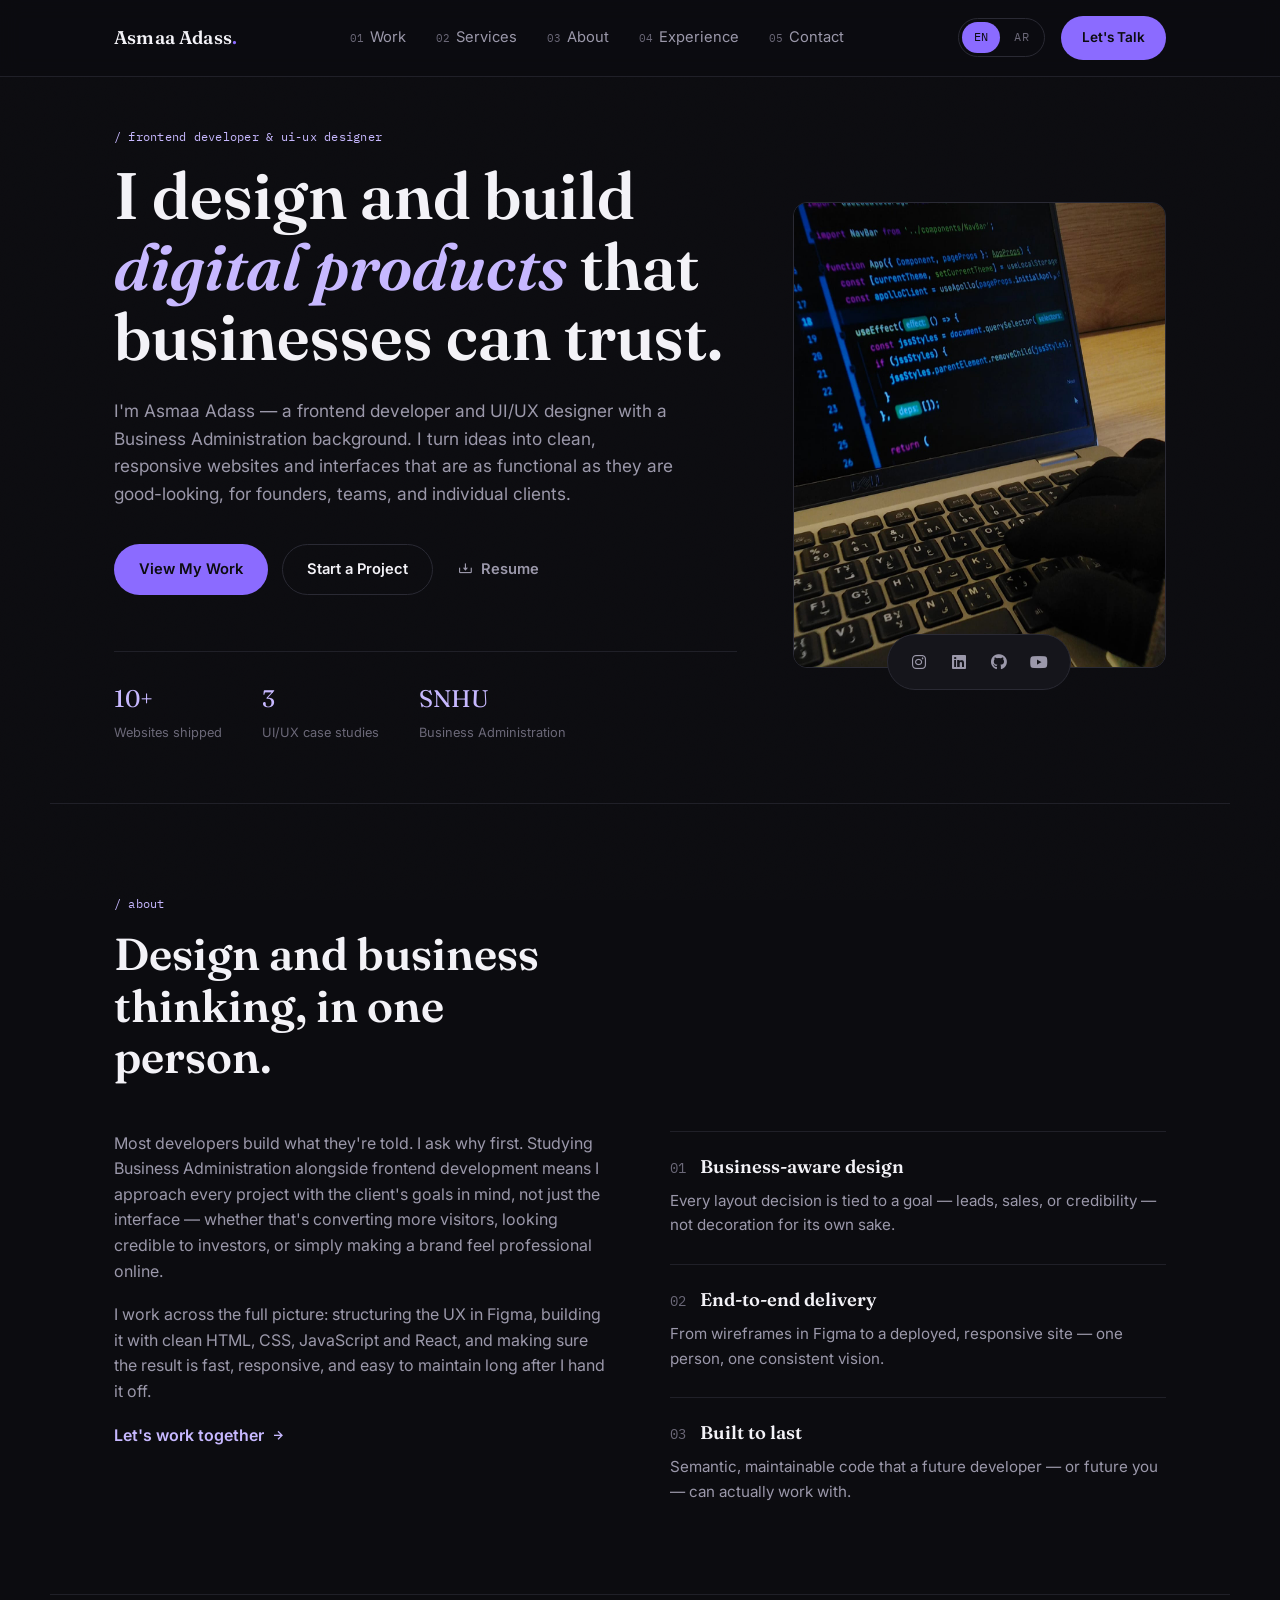
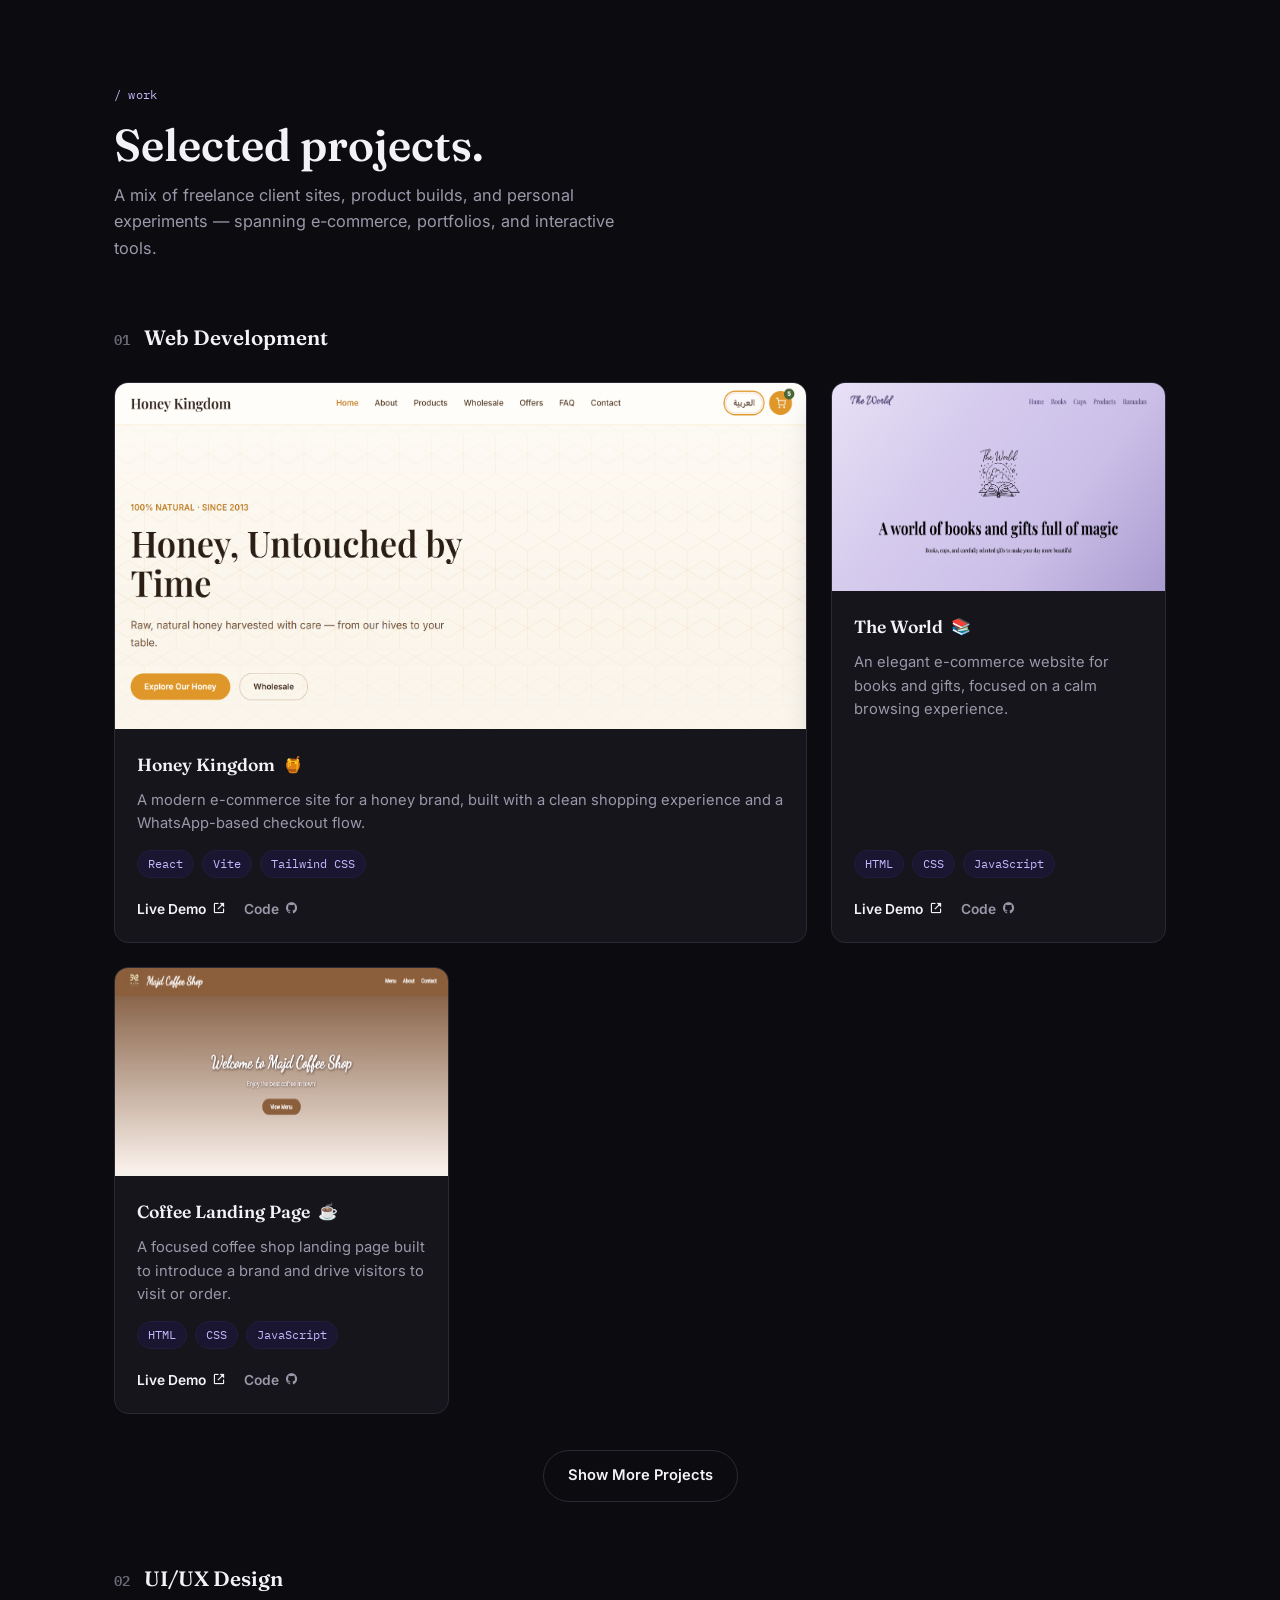
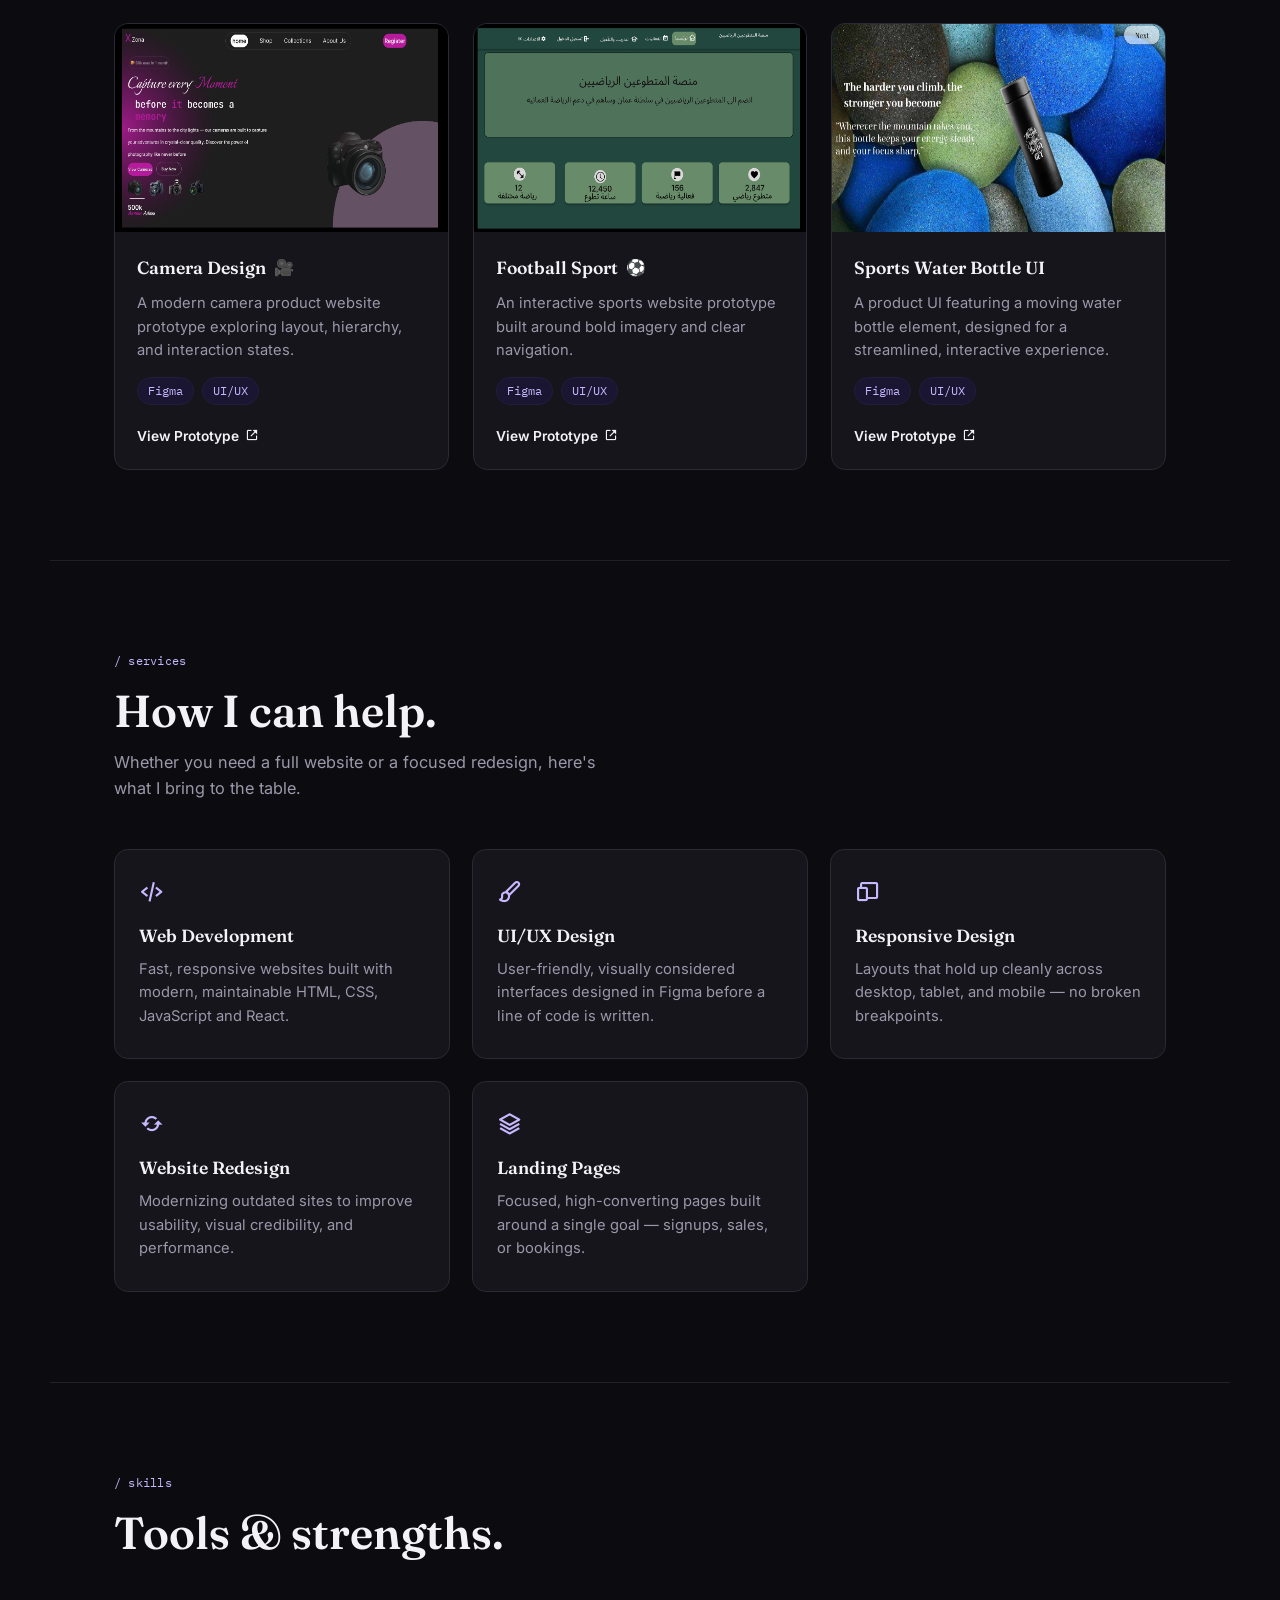
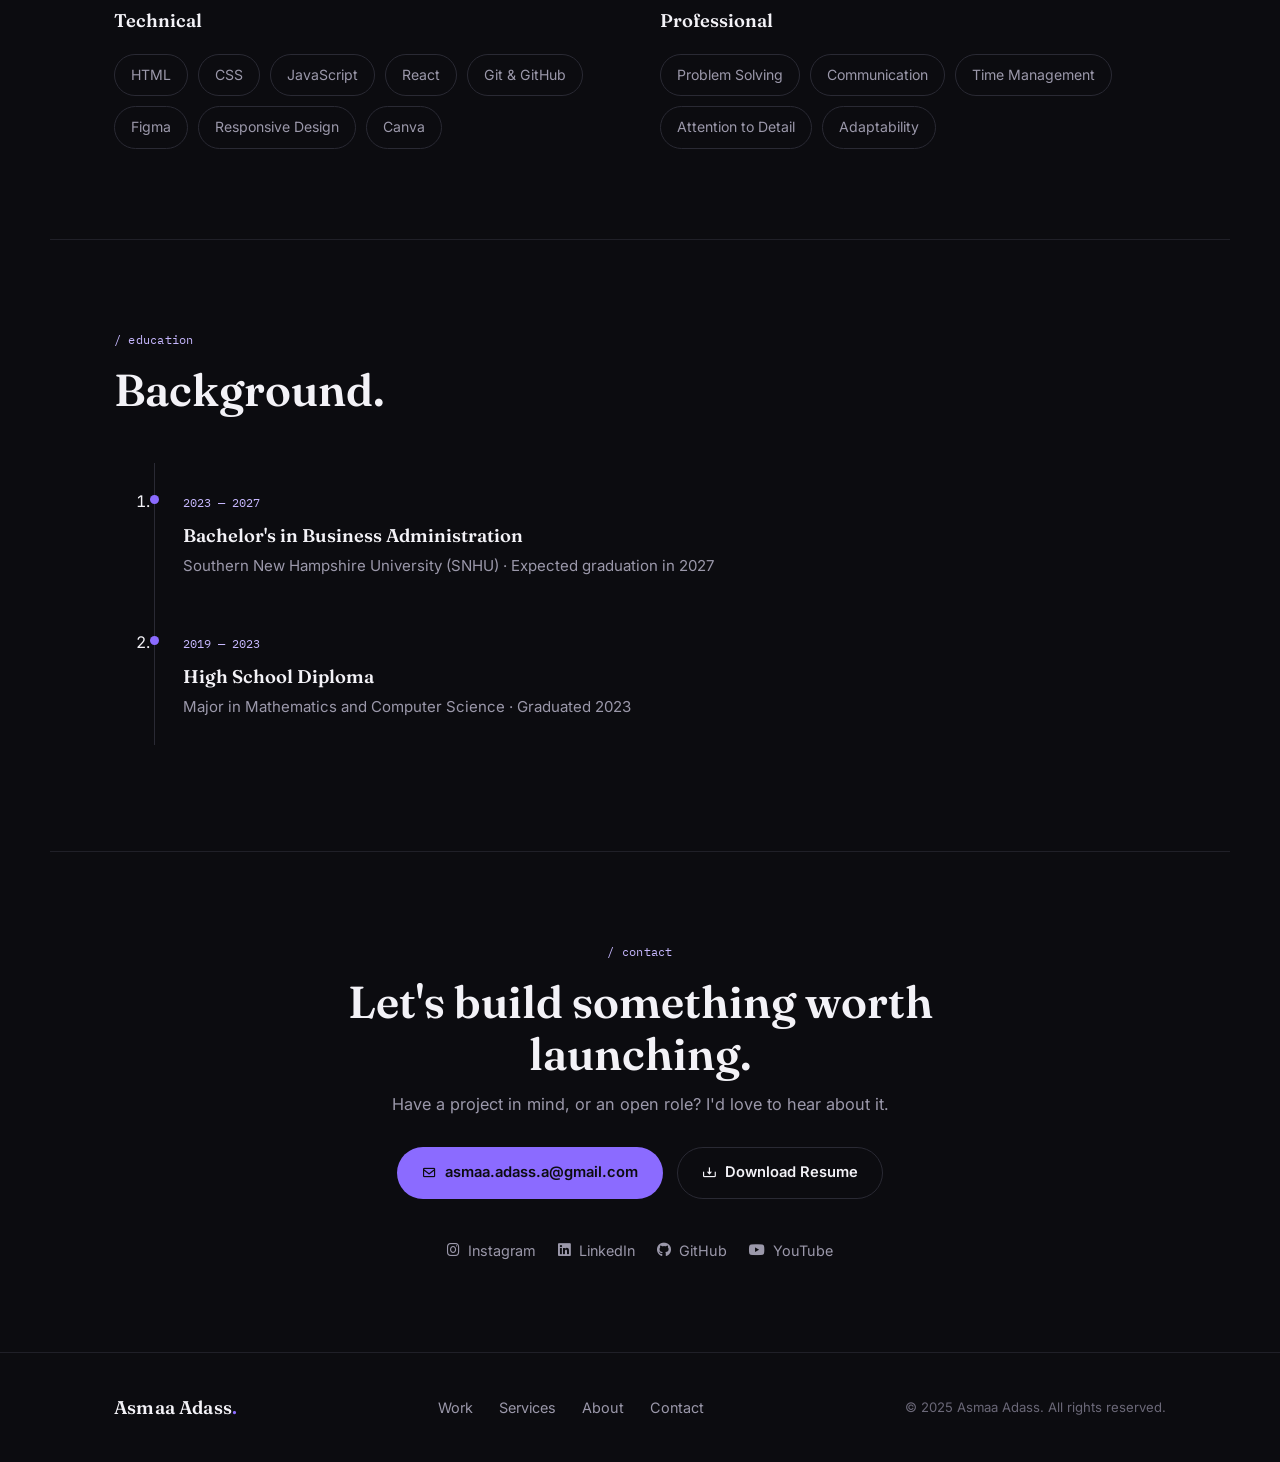
<file: index.html>
<!doctype html>
<html lang="en" dir="ltr">
  <head>
    <meta charset="UTF-8" />
    <meta name="viewport" content="width=device-width, initial-scale=1.0" />
    <title>Asmaa Adass — Frontend Developer &amp; UI/UX Designer</title>
    <meta
      name="description"
      content="Asmaa Adass is a frontend developer and UI/UX designer with a business background, building responsive websites and interfaces for freelance clients and companies."
    />

    <link rel="preconnect" href="https://fonts.googleapis.com" />
    <link rel="preconnect" href="https://fonts.gstatic.com" crossorigin />
    <link
      href="https://fonts.googleapis.com/css2?family=Fraunces:opsz,wght@9..144,400;9..144,500;9..144,600;9..144,700&family=Inter:wght@400;500;600;700&family=IBM+Plex+Mono:wght@400;500&family=Markazi+Text:wght@500;600;700&family=Tajawal:wght@400;500;700&display=swap"
      rel="stylesheet"
    />
    <link
      rel="stylesheet"
      href="https://cdnjs.cloudflare.com/ajax/libs/font-awesome/6.7.2/css/all.min.css"
    />
    <link
      href="https://unpkg.com/boxicons@2.1.4/css/boxicons.min.css"
      rel="stylesheet"
    />

    <link rel="stylesheet" href="style.css" />
  </head>
  <body>
    <div class="grain" aria-hidden="true"></div>

    <!-- ============ HEADER ============ -->
    <header class="site-header" id="top">
      <div class="header-inner">
        <a href="#top" class="logo">Asmaa Adass<span>.</span></a>

        <nav class="navbar" id="navbar">
          <a href="#work" data-label="01" data-i18n="nav.work">Work</a>
          <a href="#services" data-label="02" data-i18n="nav.services"
            >Services</a
          >
          <a href="#about" data-label="03" data-i18n="nav.about">About</a>
          <a href="#experience" data-label="04" data-i18n="nav.experience"
            >Experience</a
          >
          <a href="#contact" data-label="05" data-i18n="nav.contact">Contact</a>
        </nav>

        <div class="header-actions">
          <div
            class="lang-switch"
            id="langSwitch"
            role="group"
            aria-label="Language switch"
          >
            <button
              type="button"
              class="lang-btn active"
              data-lang="en"
              aria-pressed="true"
            >
              EN
            </button>
            <button
              type="button"
              class="lang-btn"
              data-lang="ar"
              aria-pressed="false"
            >
              AR
            </button>
          </div>
          <a
            href="#contact"
            class="btn btn-primary btn-header"
            data-i18n="nav.cta"
            >Let's Talk</a
          >
        </div>

        <button
          class="menu-toggle"
          id="menuToggle"
          aria-label="Open menu"
          aria-expanded="false"
        >
          <span></span><span></span><span></span>
        </button>
      </div>
    </header>

    <!-- ============ HERO ============ -->
    <section class="hero" id="hero">
      <div class="hero-inner">
        <p class="eyebrow" data-i18n="hero.eyebrow">
          / frontend developer &amp; ui-ux designer
        </p>
        <h1 class="hero-title">
          <span data-i18n="hero.title.pre">I design and build</span>
          <span class="hero-title-accent" data-i18n="hero.title.accent"
            >digital products</span
          >
          <span data-i18n="hero.title.post">that businesses can trust.</span>
        </h1>
        <p class="hero-sub" data-i18n="hero.sub">
          I'm Asmaa Adass — a frontend developer and UI/UX designer with a
          Business Administration background. I turn ideas into clean,
          responsive websites and interfaces that are as functional as they are
          good-looking, for founders, teams, and individual clients.
        </p>

        <div class="hero-actions">
          <a href="#work" class="btn btn-primary" data-i18n="hero.cta.work"
            >View My Work</a
          >
          <a href="#contact" class="btn btn-outline" data-i18n="hero.cta.start"
            >Start a Project</a
          >
          <a href="Asmaa Adass.pdf" class="btn btn-ghost" download>
            <i class="bx bx-download"></i>
            <span data-i18n="hero.cta.resume">Resume</span>
          </a>
        </div>

        <div class="hero-meta">
          <div class="hero-meta-item">
            <span class="hero-meta-num">10+</span>
            <span class="hero-meta-label" data-i18n="hero.meta.sites"
              >Websites shipped</span
            >
          </div>
          <div class="hero-meta-item">
            <span class="hero-meta-num">3</span>
            <span class="hero-meta-label" data-i18n="hero.meta.ux"
              >UI/UX case studies</span
            >
          </div>
          <div class="hero-meta-item">
            <span class="hero-meta-num">SNHU</span>
            <span class="hero-meta-label" data-i18n="hero.meta.business"
              >Business Administration</span
            >
          </div>
        </div>
      </div>

      <div class="hero-portrait">
        <div class="hero-portrait-frame">
          <img
            src="WhatsApp Image 2025-02-15 at 14.32.03_1bdc673a.jpg"
            alt="Portrait of Asmaa Adass"
          />
        </div>
        <ul class="hero-socials">
          <li>
            <a
              href="https://www.instagram.com/coding_mento/"
              target="_blank"
              rel="noopener"
              aria-label="Instagram"
              ><i class="fab fa-instagram"></i
            ></a>
          </li>
          <li>
            <a
              href="https://www.linkedin.com/in/asmaa-adass-a798a435b/"
              target="_blank"
              rel="noopener"
              aria-label="LinkedIn"
              ><i class="fab fa-linkedin"></i
            ></a>
          </li>
          <li>
            <a
              href="https://github.com/codingmento"
              target="_blank"
              rel="noopener"
              aria-label="GitHub"
              ><i class="fab fa-github"></i
            ></a>
          </li>
          <li>
            <a
              href="https://www.youtube.com/@asmaa-coding"
              target="_blank"
              rel="noopener"
              aria-label="YouTube"
              ><i class="fab fa-youtube"></i
            ></a>
          </li>
        </ul>
      </div>
    </section>

    <!-- ============ ABOUT / VALUE PROP ============ -->
    <section class="about" id="about">
      <div class="section-head">
        <p class="eyebrow" data-i18n="about.eyebrow">/ about</p>
        <h2 class="section-title" data-i18n="about.title">
          Design and business thinking, in one person.
        </h2>
      </div>

      <div class="about-grid">
        <div class="about-copy">
          <p data-i18n="about.p1">
            Most developers build what they're told. I ask why first. Studying
            Business Administration alongside frontend development means I
            approach every project with the client's goals in mind, not just the
            interface — whether that's converting more visitors, looking
            credible to investors, or simply making a brand feel professional
            online.
          </p>
          <p data-i18n="about.p2">
            I work across the full picture: structuring the UX in Figma,
            building it with clean HTML, CSS, JavaScript and React, and making
            sure the result is fast, responsive, and easy to maintain long after
            I hand it off.
          </p>
          <a href="#contact" class="text-link"
            ><span data-i18n="about.link">Let's work together</span>
            <i class="bx bx-right-arrow-alt"></i
          ></a>
        </div>

        <ul class="about-pillars">
          <li>
            <span class="pillar-index">01</span>
            <h3 data-i18n="about.pillar1.title">Business-aware design</h3>
            <p data-i18n="about.pillar1.desc">
              Every layout decision is tied to a goal — leads, sales, or
              credibility — not decoration for its own sake.
            </p>
          </li>
          <li>
            <span class="pillar-index">02</span>
            <h3 data-i18n="about.pillar2.title">End-to-end delivery</h3>
            <p data-i18n="about.pillar2.desc">
              From wireframes in Figma to a deployed, responsive site — one
              person, one consistent vision.
            </p>
          </li>
          <li>
            <span class="pillar-index">03</span>
            <h3 data-i18n="about.pillar3.title">Built to last</h3>
            <p data-i18n="about.pillar3.desc">
              Semantic, maintainable code that a future developer — or future
              you — can actually work with.
            </p>
          </li>
        </ul>
      </div>
    </section>

    <!-- ============ WORK ============ -->
    <section class="work" id="work">
      <div class="section-head">
        <p class="eyebrow" data-i18n="work.eyebrow">/ work</p>
        <h2 class="section-title" data-i18n="work.title">Selected projects.</h2>
        <p class="section-sub" data-i18n="work.sub">
          A mix of freelance client sites, product builds, and personal
          experiments — spanning e-commerce, portfolios, and interactive tools.
        </p>
      </div>

      <div class="work-subhead">
        <h3>
          <span class="pillar-index">01</span>
          <span data-i18n="work.web.heading">Web Development</span>
        </h3>
      </div>

      <div class="project-grid" id="webGrid">
        <article class="project-card featured">
          <div class="project-media">
            <img src="HO.png" alt="Honey Kingdom e-commerce website" />
          </div>
          <div class="project-body">
            <div class="project-top">
              <h4 data-i18n="work.p1.title">Honey Kingdom</h4>
              <span class="project-emoji" aria-hidden="true">🍯</span>
            </div>
            <p data-i18n="work.p1.desc">
              A modern e-commerce site for a honey brand, built with a clean
              shopping experience and a WhatsApp-based checkout flow.
            </p>
            <ul class="tech-tags">
              <li>React</li>
              <li>Vite</li>
              <li>Tailwind CSS</li>
            </ul>
            <div class="project-links">
              <a
                href="https://honeykingdom.vercel.app"
                target="_blank"
                rel="noopener"
                class="project-link"
                ><span data-i18n="link.live">Live Demo</span>
                <i class="bx bx-link-external"></i
              ></a>
              <a
                href="https://github.com/codingmento/HONEYKINGDOM"
                target="_blank"
                rel="noopener"
                class="project-link secondary"
                ><span data-i18n="link.code">Code</span>
                <i class="bx bxl-github"></i
              ></a>
            </div>
          </div>
        </article>

        <article class="project-card">
          <div class="project-media">
            <img
              src="THE.png"
              alt="The World books and gifts e-commerce website"
            />
          </div>
          <div class="project-body">
            <div class="project-top">
              <h4 data-i18n="work.p2.title">The World</h4>
              <span class="project-emoji" aria-hidden="true">📚</span>
            </div>
            <p data-i18n="work.p2.desc">
              An elegant e-commerce website for books and gifts, focused on a
              calm browsing experience.
            </p>
            <ul class="tech-tags">
              <li>HTML</li>
              <li>CSS</li>
              <li>JavaScript</li>
            </ul>
            <div class="project-links">
              <a
                href="https://codingmento.github.io/The-World/"
                target="_blank"
                rel="noopener"
                class="project-link"
                ><span data-i18n="link.live">Live Demo</span>
                <i class="bx bx-link-external"></i
              ></a>
              <a
                href="https://github.com/codingmento/The-World"
                target="_blank"
                rel="noopener"
                class="project-link secondary"
                ><span data-i18n="link.code">Code</span>
                <i class="bx bxl-github"></i
              ></a>
            </div>
          </div>
        </article>

        <article class="project-card">
          <div class="project-media">
            <img src="coff.png" alt="Coffee shop landing page" />
          </div>
          <div class="project-body">
            <div class="project-top">
              <h4 data-i18n="work.p3.title">Coffee Landing Page</h4>
              <span class="project-emoji" aria-hidden="true">☕</span>
            </div>
            <p data-i18n="work.p3.desc">
              A focused coffee shop landing page built to introduce a brand and
              drive visitors to visit or order.
            </p>
            <ul class="tech-tags">
              <li>HTML</li>
              <li>CSS</li>
              <li>JavaScript</li>
            </ul>
            <div class="project-links">
              <a
                href="https://codingmento.github.io/Majd/"
                target="_blank"
                rel="noopener"
                class="project-link"
                ><span data-i18n="link.live">Live Demo</span>
                <i class="bx bx-link-external"></i
              ></a>
              <a
                href="https://github.com/codingmento/Majd"
                target="_blank"
                rel="noopener"
                class="project-link secondary"
                ><span data-i18n="link.code">Code</span>
                <i class="bx bxl-github"></i
              ></a>
            </div>
          </div>
        </article>

        <article class="project-card hidden-project">
          <div class="project-media">
            <img src="Blog.png" alt="Personal blog website" />
          </div>
          <div class="project-body">
            <div class="project-top">
              <h4 data-i18n="work.p4.title">Blog Website</h4>
              <span class="project-emoji" aria-hidden="true">📝</span>
            </div>
            <p data-i18n="work.p4.desc">
              A personal blog built with a clean reading experience and simple
              content structure.
            </p>
            <ul class="tech-tags">
              <li>HTML</li>
              <li>CSS</li>
              <li>JavaScript</li>
            </ul>
            <div class="project-links">
              <a
                href="https://codingmento.github.io/Blog-codingmento/"
                target="_blank"
                rel="noopener"
                class="project-link"
                ><span data-i18n="link.live">Live Demo</span>
                <i class="bx bx-link-external"></i
              ></a>
              <a
                href="https://github.com/codingmento/Blog-codingmento"
                target="_blank"
                rel="noopener"
                class="project-link secondary"
                ><span data-i18n="link.code">Code</span>
                <i class="bx bxl-github"></i
              ></a>
            </div>
          </div>
        </article>

        <article class="project-card hidden-project">
          <div class="project-media">
            <img src="ahed.png" alt="Ahed Al-Kahil personal website" />
          </div>
          <div class="project-body">
            <div class="project-top">
              <h4 data-i18n="work.p5.title">Ahed Al-Kahil — Personal Site</h4>
            </div>
            <p data-i18n="work.p5.desc">
              A responsive personal website designed and built to present a
              client's profile and work clearly online.
            </p>
            <ul class="tech-tags">
              <li>HTML</li>
              <li>CSS</li>
              <li>JavaScript</li>
            </ul>
            <div class="project-links">
              <a
                href="https://codingmento.github.io/Ahed-Al-Kahil/"
                target="_blank"
                rel="noopener"
                class="project-link"
                ><span data-i18n="link.live">Live Demo</span>
                <i class="bx bx-link-external"></i
              ></a>
              <a
                href="https://github.com/codingmento/Ahed-Al-Kahil"
                target="_blank"
                rel="noopener"
                class="project-link secondary"
                ><span data-i18n="link.code">Code</span>
                <i class="bx bxl-github"></i
              ></a>
            </div>
          </div>
        </article>

        <article class="project-card hidden-project">
          <div class="project-media">
            <img src="hanin.png" alt="Engineering portfolio website" />
          </div>
          <div class="project-body">
            <div class="project-top">
              <h4 data-i18n="work.p6.title">Engineering Portfolio</h4>
              <span class="project-emoji" aria-hidden="true">⚙️</span>
            </div>
            <p data-i18n="work.p6.desc">
              A personal portfolio built for an electronic engineering student,
              keeping the layout simple and content-first.
            </p>
            <ul class="tech-tags">
              <li>HTML</li>
              <li>CSS</li>
            </ul>
            <div class="project-links">
              <a
                href="https://codingmento.github.io/Hanin-Al-Rawi/"
                target="_blank"
                rel="noopener"
                class="project-link"
                ><span data-i18n="link.live">Live Demo</span>
                <i class="bx bx-link-external"></i
              ></a>
              <a
                href="https://github.com/codingmento/Hanin-Al-Rawi"
                target="_blank"
                rel="noopener"
                class="project-link secondary"
                ><span data-i18n="link.code">Code</span>
                <i class="bx bxl-github"></i
              ></a>
            </div>
          </div>
        </article>

        <article class="project-card hidden-project">
          <div class="project-media">
            <img src="aisha.png" alt="Client portfolio website" />
          </div>
          <div class="project-body">
            <div class="project-top">
              <h4 data-i18n="work.p7.title">Client Portfolio Site</h4>
            </div>
            <p data-i18n="work.p7.desc">
              A website developed for a client, focused on clean design,
              responsive layout, and clear content presentation.
            </p>
            <ul class="tech-tags">
              <li>HTML</li>
              <li>CSS</li>
              <li>JavaScript</li>
            </ul>
            <div class="project-links">
              <a
                href="https://codingmento.github.io/Aisha-Masri/"
                target="_blank"
                rel="noopener"
                class="project-link"
                ><span data-i18n="link.live">Live Demo</span>
                <i class="bx bx-link-external"></i
              ></a>
              <a
                href="https://github.com/codingmento/Aisha-Masri"
                target="_blank"
                rel="noopener"
                class="project-link secondary"
                ><span data-i18n="link.code">Code</span>
                <i class="bx bxl-github"></i
              ></a>
            </div>
          </div>
        </article>

        <article class="project-card hidden-project">
          <div class="project-media">
            <img src="huda.png" alt="Frontend portfolio with dark UI" />
          </div>
          <div class="project-body">
            <div class="project-top">
              <h4 data-i18n="work.p8.title">Frontend Portfolio</h4>
              <span class="project-emoji" aria-hidden="true">💻</span>
            </div>
            <p data-i18n="work.p8.desc">
              A responsive portfolio built to present a frontend developer’s
              work, skills, and projects through a dark, developer-focused
              interface.
            </p>
            <ul class="tech-tags">
              <li>HTML</li>
              <li>CSS</li>
              <li>JavaScript</li>
            </ul>
            <div class="project-links">
              <a
                href="https://codingmento.github.io/Huda/"
                target="_blank"
                rel="noopener"
                class="project-link"
                ><span data-i18n="link.live">Live Demo</span>
                <i class="bx bx-link-external"></i
              ></a>
              <a
                href="https://github.com/codingmento/Huda"
                target="_blank"
                rel="noopener"
                class="project-link secondary"
                ><span data-i18n="link.code">Code</span>
                <i class="bx bxl-github"></i
              ></a>
            </div>
          </div>
        </article>

        <article class="project-card hidden-project">
          <div class="project-media">
            <img src="1212.png" alt="Loan request form application" />
          </div>
          <div class="project-body">
            <div class="project-top">
              <h4 data-i18n="work.p9.title">Loan Request App</h4>
              <span class="project-emoji" aria-hidden="true">💸</span>
            </div>
            <p data-i18n="work.p9.desc">
              A clean, functional loan request form with client-side validation
              and a simple submission flow.
            </p>
            <ul class="tech-tags">
              <li>React</li>
              <li>CSS</li>
            </ul>
            <div class="project-links">
              <a
                href="https://codingmento.github.io/Requesting-a-Loan/"
                target="_blank"
                rel="noopener"
                class="project-link"
                ><span data-i18n="link.live">Live Demo</span>
                <i class="bx bx-link-external"></i
              ></a>
              <a
                href="https://github.com/codingmento/Requesting-a-Loan"
                target="_blank"
                rel="noopener"
                class="project-link secondary"
                ><span data-i18n="link.code">Code</span>
                <i class="bx bxl-github"></i
              ></a>
            </div>
          </div>
        </article>

        <article class="project-card hidden-project">
          <div class="project-media">
            <img src="6767.png" alt="To-do list application" />
          </div>
          <div class="project-body">
            <div class="project-top">
              <h4 data-i18n="work.p10.title">To-Do List App</h4>
              <span class="project-emoji" aria-hidden="true">✅</span>
            </div>
            <p data-i18n="work.p10.desc">
              An interactive task manager for organizing daily to-dos with a
              fast, responsive interface.
            </p>
            <ul class="tech-tags">
              <li>React</li>
              <li>CSS</li>
            </ul>
            <div class="project-links">
              <a
                href="https://codingmento.github.io/to-do-list"
                target="_blank"
                rel="noopener"
                class="project-link"
                ><span data-i18n="link.live">Live Demo</span>
                <i class="bx bx-link-external"></i
              ></a>
              <a
                href="https://github.com/codingmento/to-do-list"
                target="_blank"
                rel="noopener"
                class="project-link secondary"
                ><span data-i18n="link.code">Code</span>
                <i class="bx bxl-github"></i
              ></a>
            </div>
          </div>
        </article>
      </div>

      <div class="see-more-wrap">
        <button
          id="seeMoreBtn"
          class="btn btn-outline"
          data-i18n="work.seeMore"
        >
          Show More Projects
        </button>
      </div>

      <div class="work-subhead">
        <h3>
          <span class="pillar-index">02</span>
          <span data-i18n="work.ux.heading">UI/UX Design</span>
        </h3>
      </div>

      <div class="project-grid ux-grid">
        <article class="project-card">
          <div class="project-media">
            <img
              src="121111.png"
              alt="Camera product website design in Figma"
            />
          </div>
          <div class="project-body">
            <div class="project-top">
              <h4 data-i18n="work.u1.title">Camera Design</h4>
              <span class="project-emoji" aria-hidden="true">🎥</span>
            </div>
            <p data-i18n="work.u1.desc">
              A modern camera product website prototype exploring layout,
              hierarchy, and interaction states.
            </p>
            <ul class="tech-tags">
              <li>Figma</li>
              <li>UI/UX</li>
            </ul>
            <div class="project-links">
              <a
                href="https://www.figma.com/proto/DDO7yXUZ7OzUh5wF96mJdT/asmaa?t=Q3duSbpR0ipjehWU-1&scaling=scale-down&content-scaling=fixed&page-id=0%3A1&node-id=17-4&starting-point-node-id=17%3A4"
                target="_blank"
                rel="noopener"
                class="project-link"
                ><span data-i18n="link.prototype">View Prototype</span>
                <i class="bx bx-link-external"></i
              ></a>
            </div>
          </div>
        </article>

        <article class="project-card">
          <div class="project-media">
            <img src="1211.png" alt="Football sports website design in Figma" />
          </div>
          <div class="project-body">
            <div class="project-top">
              <h4 data-i18n="work.u2.title">Football Sport</h4>
              <span class="project-emoji" aria-hidden="true">⚽</span>
            </div>
            <p data-i18n="work.u2.desc">
              An interactive sports website prototype built around bold imagery
              and clear navigation.
            </p>
            <ul class="tech-tags">
              <li>Figma</li>
              <li>UI/UX</li>
            </ul>
            <div class="project-links">
              <a
                href="https://www.figma.com/proto/5hoLT7xIuD48th2UjQZO5s/sport?node-id=1-2&p=f&t=kWcBMlYt0P7OZeN9-1&scaling=min-zoom&content-scaling=fixed&page-id=0%3A1&starting-point-node-id=1%3A2"
                target="_blank"
                rel="noopener"
                class="project-link"
                ><span data-i18n="link.prototype">View Prototype</span>
                <i class="bx bx-link-external"></i
              ></a>
            </div>
          </div>
        </article>

        <article class="project-card">
          <div class="project-media">
            <img src="aa.png" alt="Sports water bottle UI design in Figma" />
          </div>
          <div class="project-body">
            <div class="project-top">
              <h4 data-i18n="work.u3.title">Sports Water Bottle UI</h4>
            </div>
            <p data-i18n="work.u3.desc">
              A product UI featuring a moving water bottle element, designed for
              a streamlined, interactive experience.
            </p>
            <ul class="tech-tags">
              <li>Figma</li>
              <li>UI/UX</li>
            </ul>
            <div class="project-links">
              <a
                href="https://www.figma.com/proto/b3xrzGwOQBn62QYFW3NaZv/Elevate?node-id=2-15&p=f&t=30VyaDte6R2HDN3W-1&scaling=contain&content-scaling=fixed&page-id=0%3A1&starting-point-node-id=2%3A15"
                target="_blank"
                rel="noopener"
                class="project-link"
                ><span data-i18n="link.prototype">View Prototype</span>
                <i class="bx bx-link-external"></i
              ></a>
            </div>
          </div>
        </article>
      </div>
    </section>

    <!-- ============ SERVICES ============ -->
    <section class="services" id="services">
      <div class="section-head">
        <p class="eyebrow" data-i18n="services.eyebrow">/ services</p>
        <h2 class="section-title" data-i18n="services.title">
          How I can help.
        </h2>
        <p class="section-sub" data-i18n="services.sub">
          Whether you need a full website or a focused redesign, here's what I
          bring to the table.
        </p>
      </div>

      <div class="services-grid">
        <div class="service-card">
          <i class="bx bx-code-alt"></i>
          <h3 data-i18n="services.s1.title">Web Development</h3>
          <p data-i18n="services.s1.desc">
            Fast, responsive websites built with modern, maintainable HTML, CSS,
            JavaScript and React.
          </p>
        </div>
        <div class="service-card">
          <i class="bx bx-paint"></i>
          <h3 data-i18n="services.s2.title">UI/UX Design</h3>
          <p data-i18n="services.s2.desc">
            User-friendly, visually considered interfaces designed in Figma
            before a line of code is written.
          </p>
        </div>
        <div class="service-card">
          <i class="bx bx-devices"></i>
          <h3 data-i18n="services.s3.title">Responsive Design</h3>
          <p data-i18n="services.s3.desc">
            Layouts that hold up cleanly across desktop, tablet, and mobile — no
            broken breakpoints.
          </p>
        </div>
        <div class="service-card">
          <i class="bx bx-refresh"></i>
          <h3 data-i18n="services.s4.title">Website Redesign</h3>
          <p data-i18n="services.s4.desc">
            Modernizing outdated sites to improve usability, visual credibility,
            and performance.
          </p>
        </div>
        <div class="service-card">
          <i class="bx bx-layer"></i>
          <h3 data-i18n="services.s5.title">Landing Pages</h3>
          <p data-i18n="services.s5.desc">
            Focused, high-converting pages built around a single goal — signups,
            sales, or bookings.
          </p>
        </div>
      </div>
    </section>

    <!-- ============ SKILLS ============ -->
    <section class="skills" id="skills">
      <div class="section-head">
        <p class="eyebrow" data-i18n="skills.eyebrow">/ skills</p>
        <h2 class="section-title" data-i18n="skills.title">
          Tools &amp; strengths.
        </h2>
      </div>

      <div class="skills-grid">
        <div class="skills-block">
          <h3 data-i18n="skills.technical">Technical</h3>
          <ul class="tag-list">
            <li>HTML</li>
            <li>CSS</li>
            <li>JavaScript</li>
            <li>React</li>
            <li>Git &amp; GitHub</li>
            <li>Figma</li>
            <li data-i18n="skills.responsive">Responsive Design</li>
            <li>Canva</li>
          </ul>
        </div>
        <div class="skills-block">
          <h3 data-i18n="skills.professional">Professional</h3>
          <ul class="tag-list">
            <li data-i18n="skills.p1">Problem Solving</li>
            <li data-i18n="skills.p2">Communication</li>
            <li data-i18n="skills.p3">Time Management</li>
            <li data-i18n="skills.p4">Attention to Detail</li>
            <li data-i18n="skills.p5">Adaptability</li>
          </ul>
        </div>
      </div>
    </section>

    <!-- ============ EXPERIENCE / EDUCATION ============ -->
    <section class="experience" id="experience">
      <div class="section-head">
        <p class="eyebrow" data-i18n="edu.eyebrow">/ education</p>
        <h2 class="section-title" data-i18n="edu.title">Background.</h2>
      </div>

      <ol class="timeline">
        <li class="timeline-item">
          <span class="timeline-year">2023 — 2027</span>
          <h3 data-i18n="edu.uni.title">
            Bachelor's in Business Administration
          </h3>
          <p data-i18n="edu.uni.desc">
            Southern New Hampshire University (SNHU) · Expected graduation in
            2027
          </p>
        </li>
        <li class="timeline-item">
          <span class="timeline-year">2019 — 2023</span>
          <h3 data-i18n="edu.hs.title">High School Diploma</h3>
          <p data-i18n="edu.hs.desc">
            Major in Mathematics and Computer Science · Graduated 2023
          </p>
        </li>
      </ol>
    </section>

    <!-- ============ CONTACT ============ -->
    <section class="contact" id="contact">
      <div class="contact-inner">
        <p class="eyebrow" data-i18n="contact.eyebrow">/ contact</p>
        <h2 class="section-title" data-i18n="contact.title">
          Let's build something worth launching.
        </h2>
        <p class="section-sub" data-i18n="contact.sub">
          Have a project in mind, or an open role? I'd love to hear about it.
        </p>

        <div class="contact-actions">
          <a href="mailto:asmaa.adass.a@gmail.com" class="btn btn-primary">
            <i class="bx bx-envelope"></i> asmaa.adass.a@gmail.com
          </a>
          <a href="Asmaa-Adass-CV.pdf" class="btn btn-outline" download>
            <i class="bx bx-download"></i>
            <span data-i18n="contact.download">Download Resume</span>
          </a>
        </div>

        <ul class="contact-socials">
          <li>
            <a
              href="https://www.instagram.com/coding_mento/"
              target="_blank"
              rel="noopener"
              ><i class="fab fa-instagram"></i> Instagram</a
            >
          </li>
          <li>
            <a
              href="https://www.linkedin.com/in/asmaa-adass-a798a435b/"
              target="_blank"
              rel="noopener"
              ><i class="fab fa-linkedin"></i> LinkedIn</a
            >
          </li>
          <li>
            <a
              href="https://github.com/codingmento"
              target="_blank"
              rel="noopener"
              ><i class="fab fa-github"></i> GitHub</a
            >
          </li>
          <li>
            <a
              href="https://www.youtube.com/@asmaa-coding"
              target="_blank"
              rel="noopener"
              ><i class="fab fa-youtube"></i> YouTube</a
            >
          </li>
        </ul>
      </div>
    </section>

    <!-- ============ FOOTER ============ -->
    <footer class="footer">
      <div class="footer-inner">
        <a href="#top" class="logo">Asmaa Adass<span>.</span></a>
        <ul class="footer-list">
          <li><a href="#work" data-i18n="nav.work">Work</a></li>
          <li><a href="#services" data-i18n="nav.services">Services</a></li>
          <li><a href="#about" data-i18n="nav.about">About</a></li>
          <li><a href="#contact" data-i18n="nav.contact">Contact</a></li>
        </ul>
        <p class="copyright" data-i18n="footer.copyright">
          © 2026 Asmaa Adass. All rights reserved.
        </p>
      </div>
    </footer>

    <script src="i18n.js"></script>
    <script src="script.js"></script>
  </body>
</html>
</file>
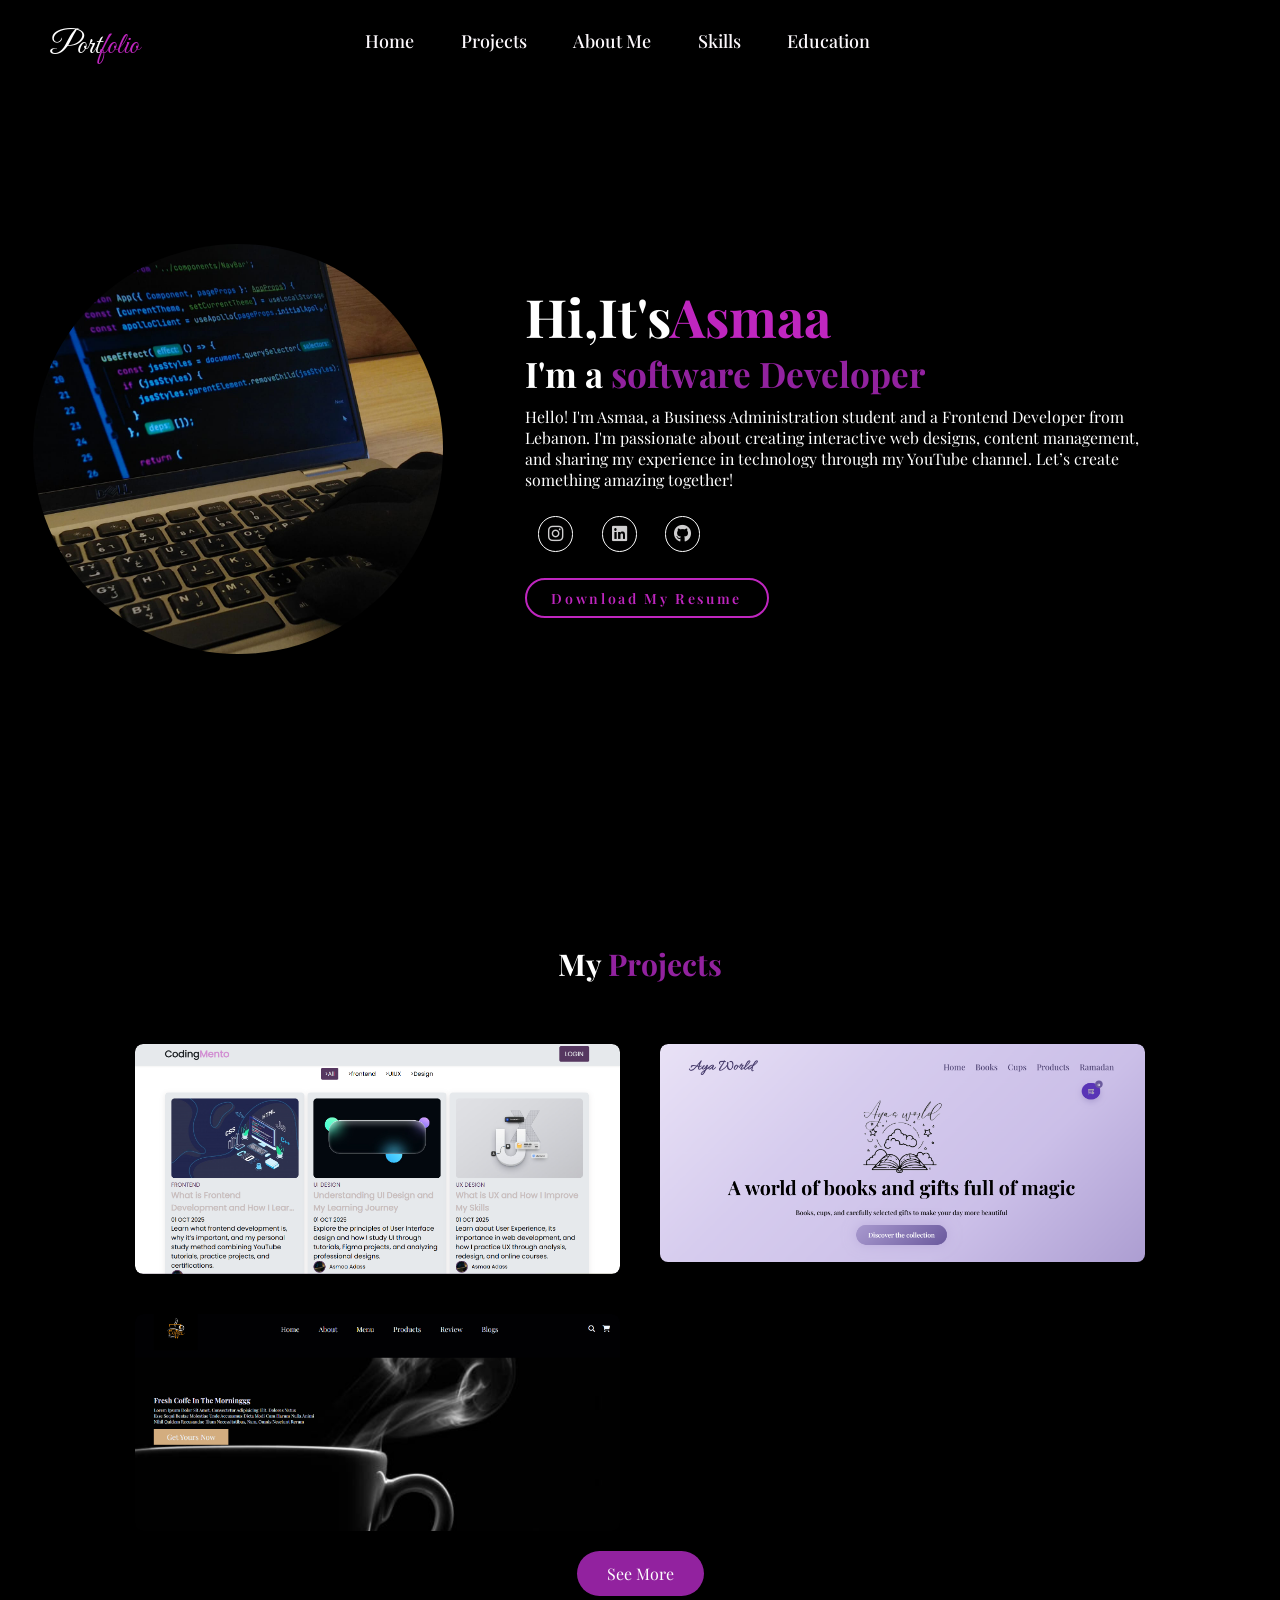
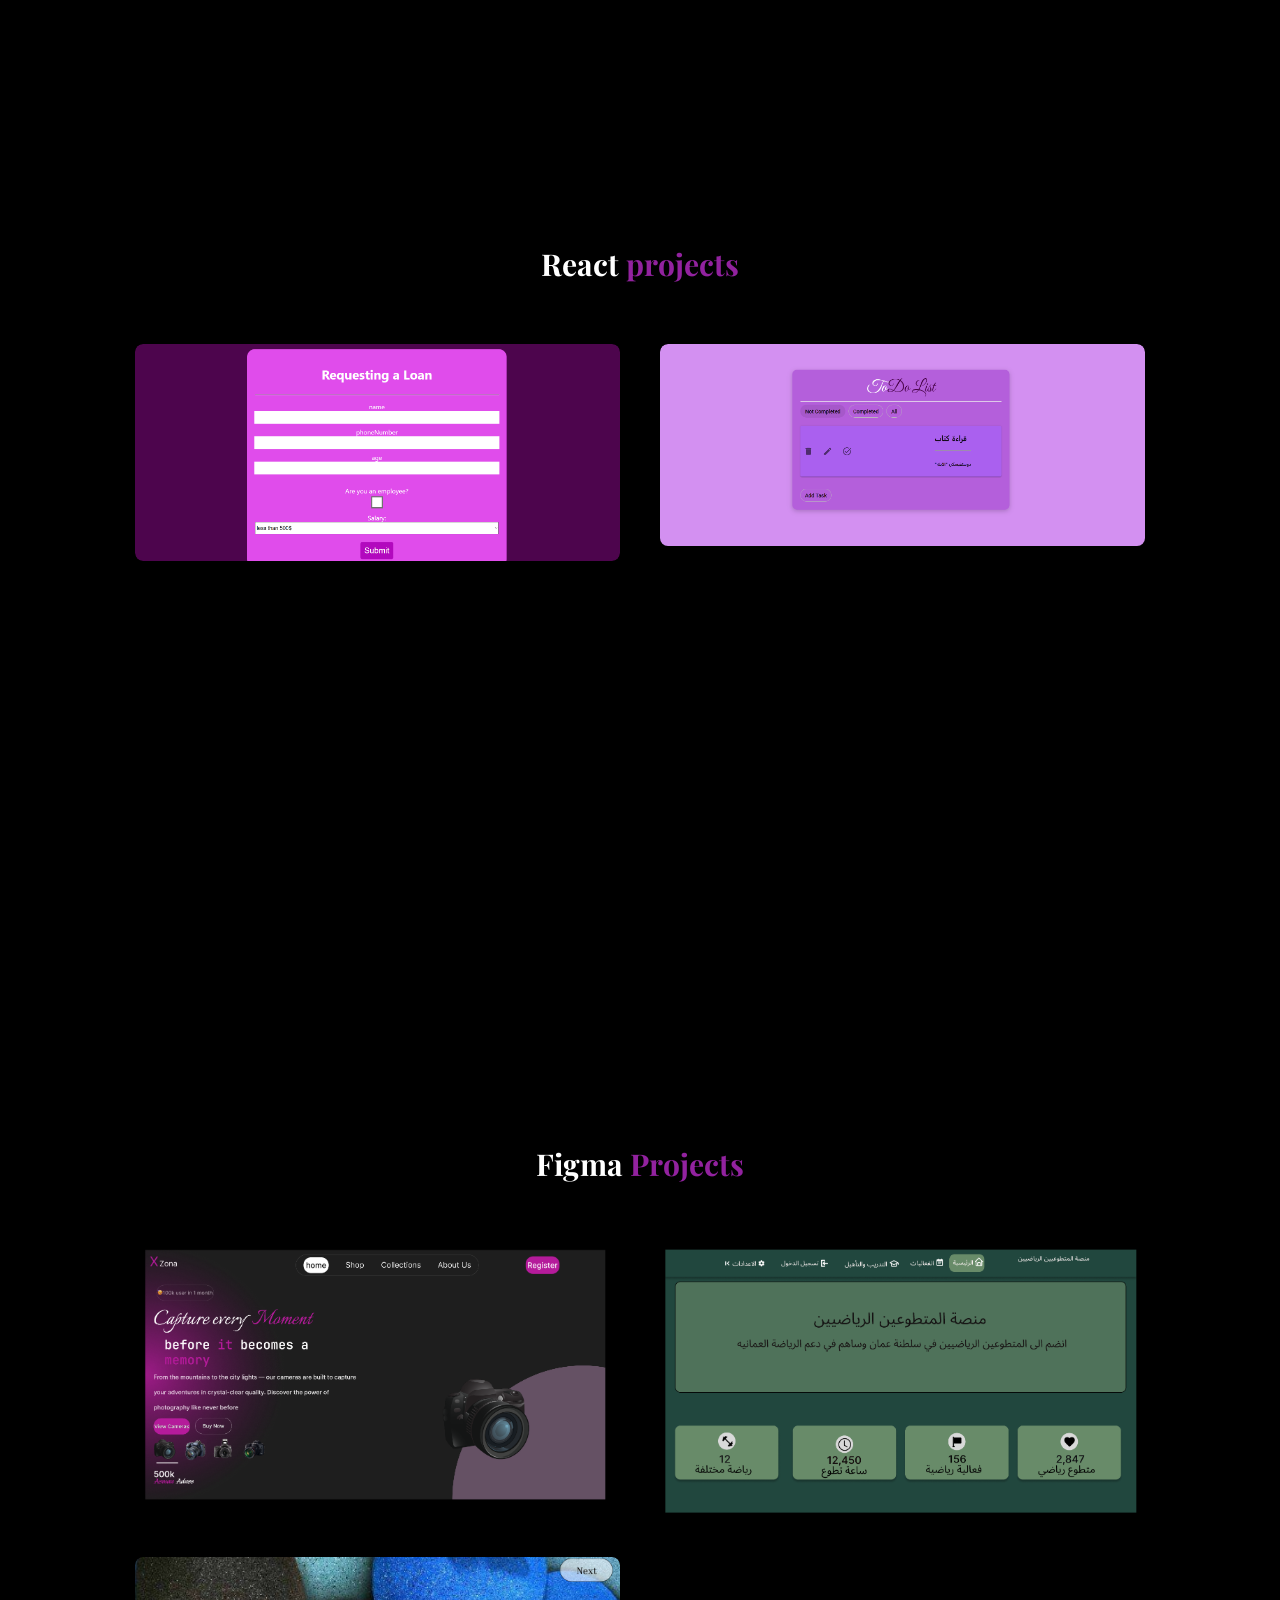
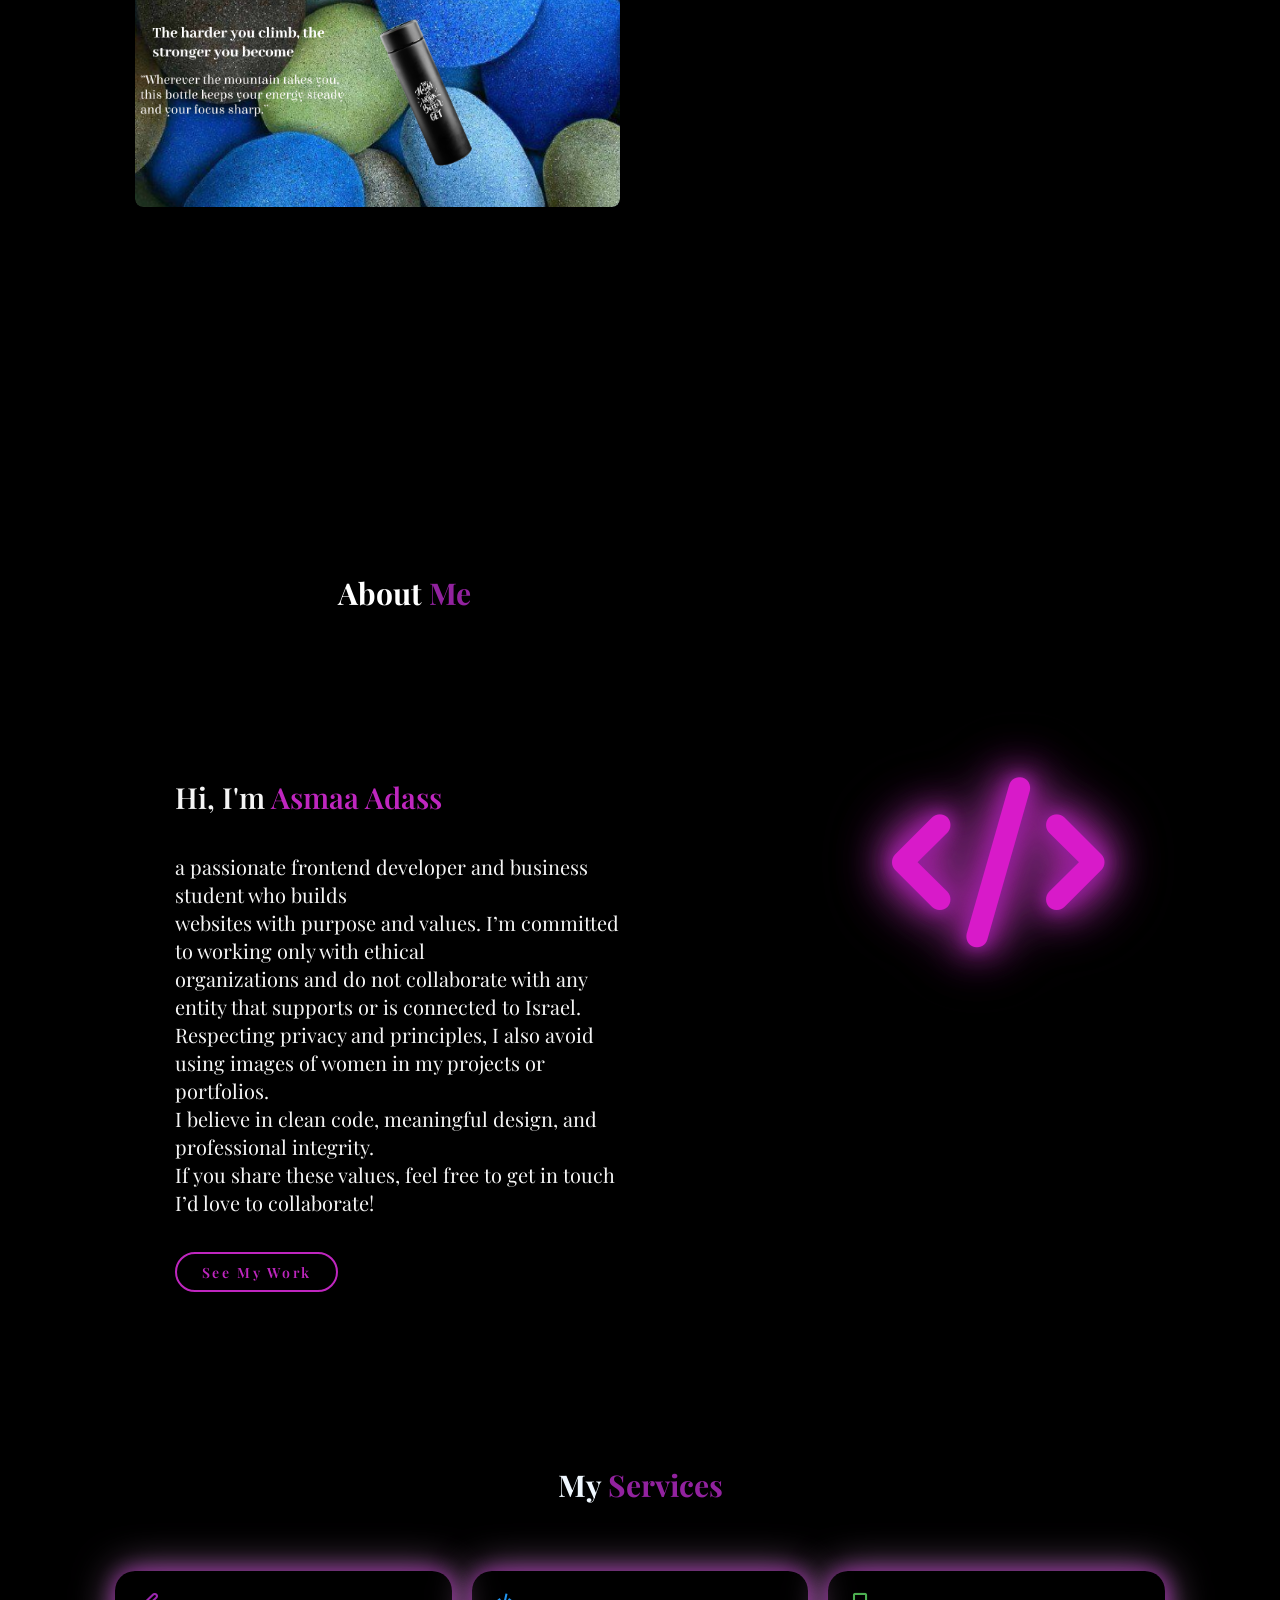
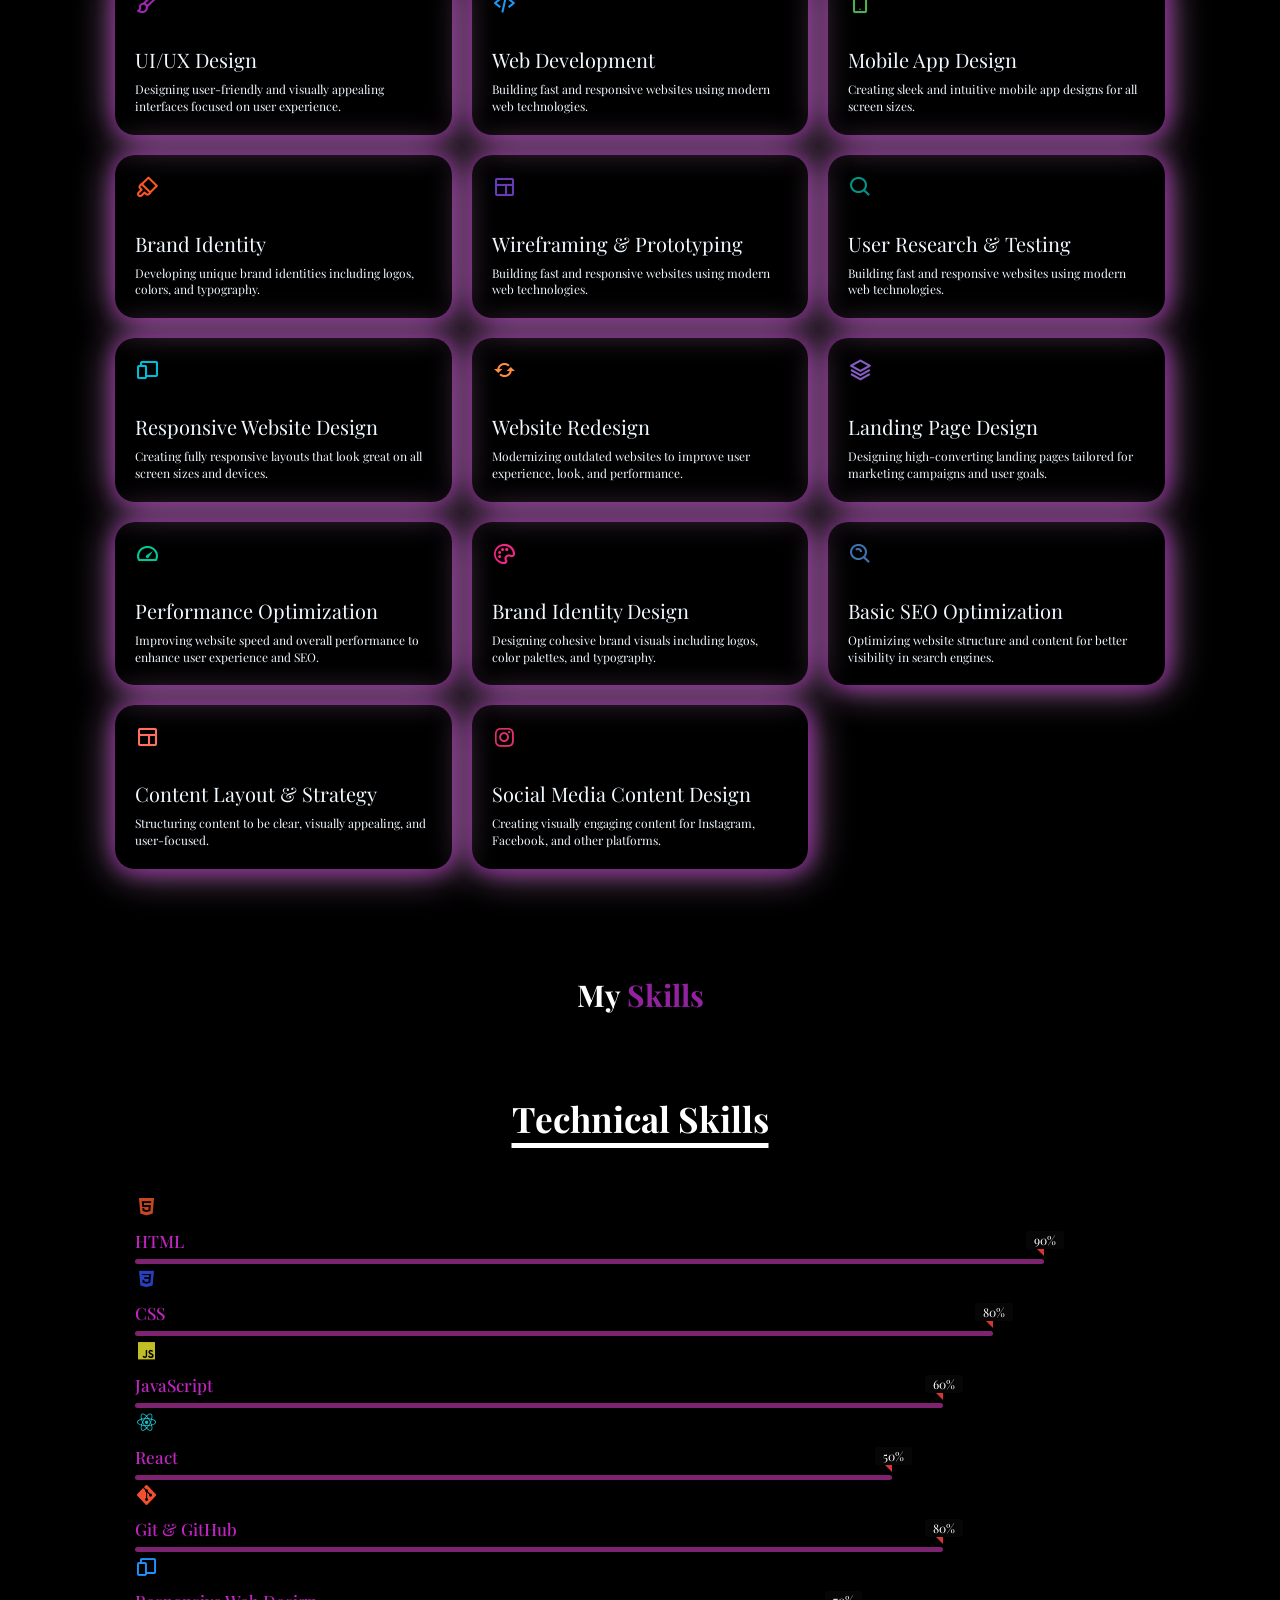
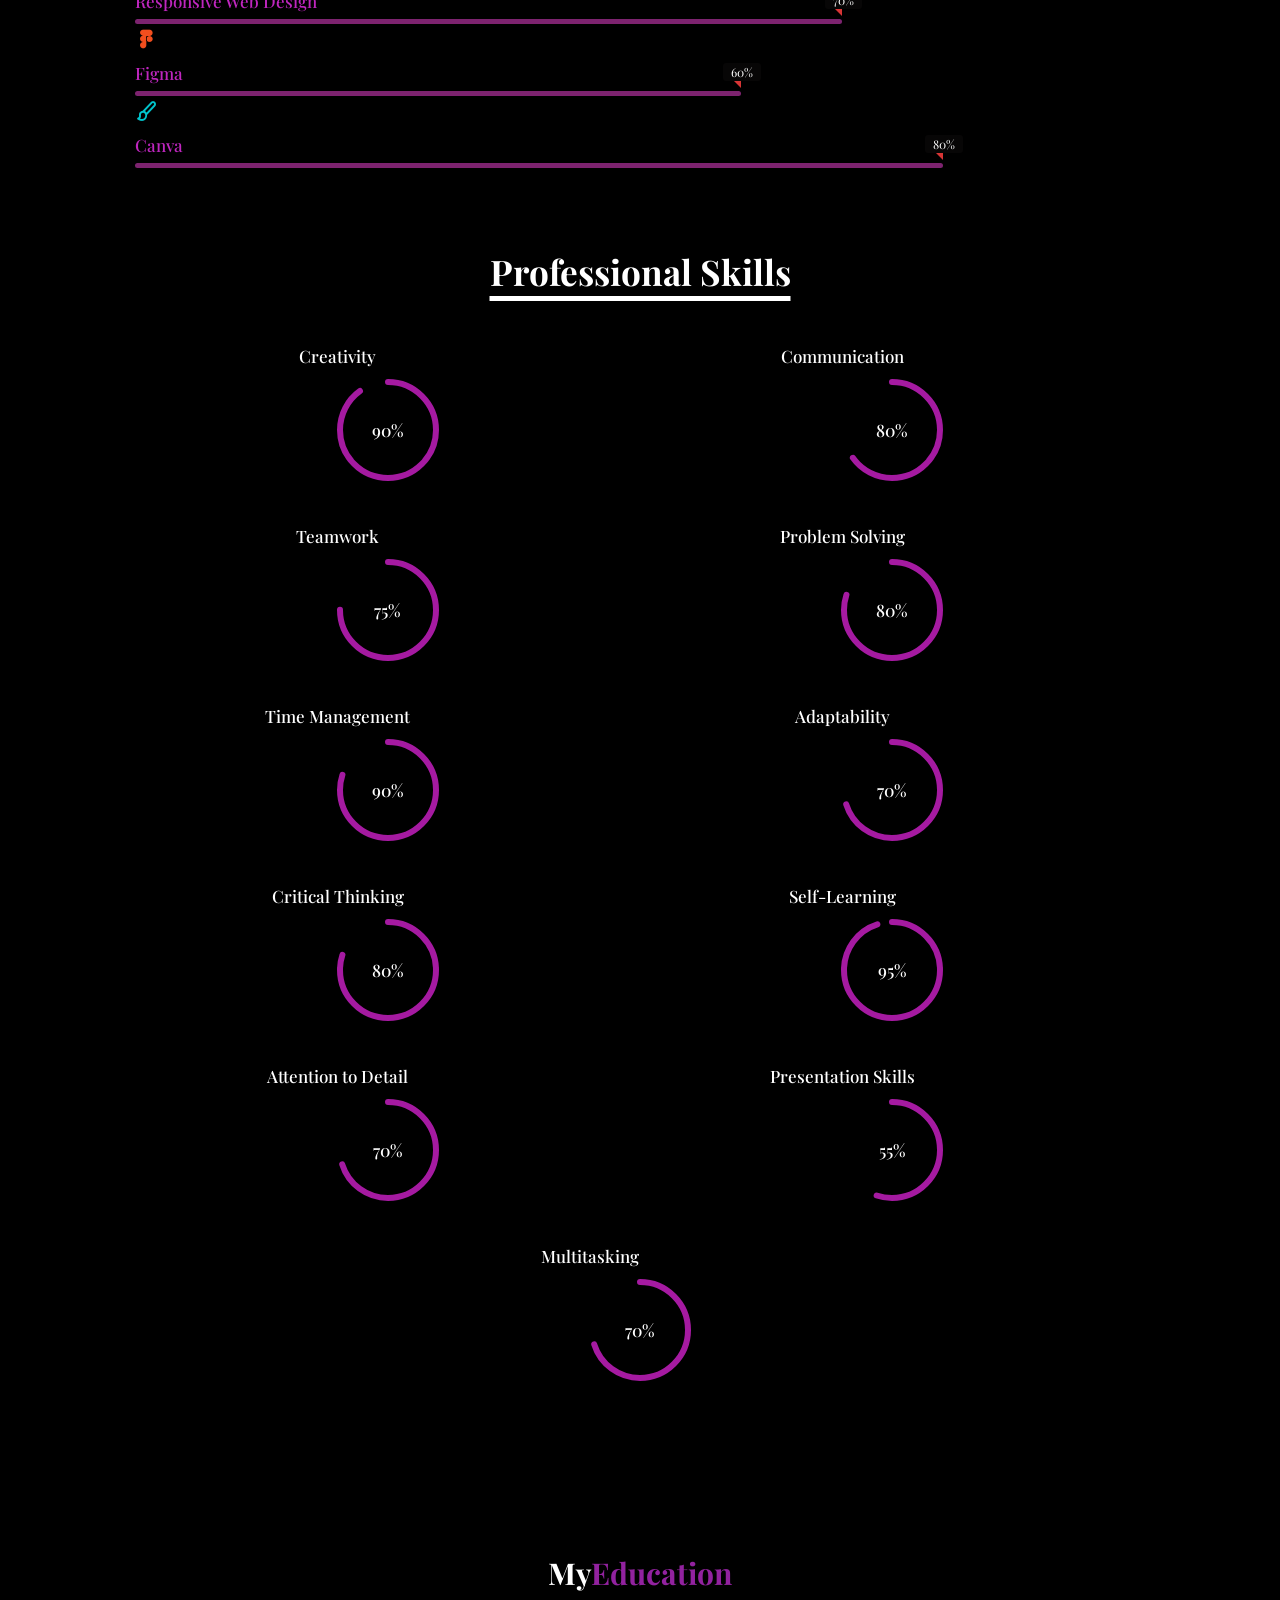
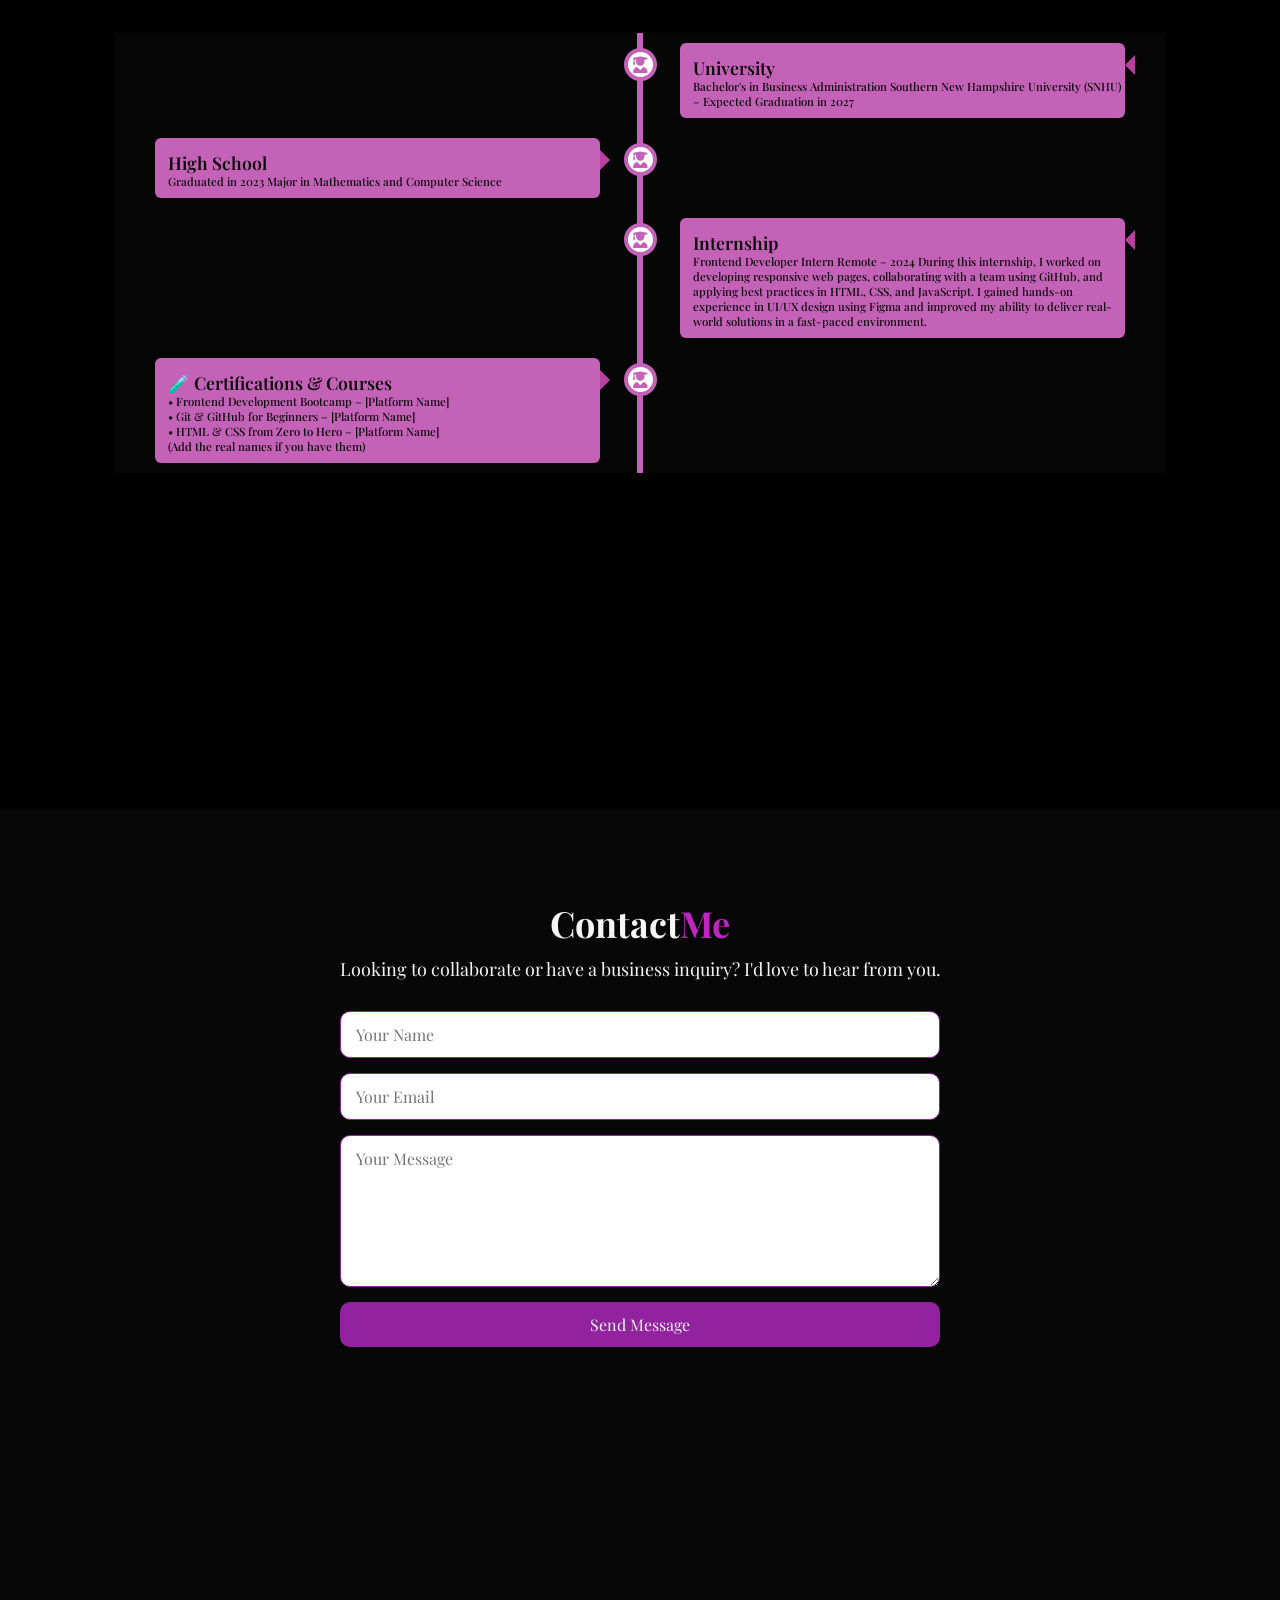
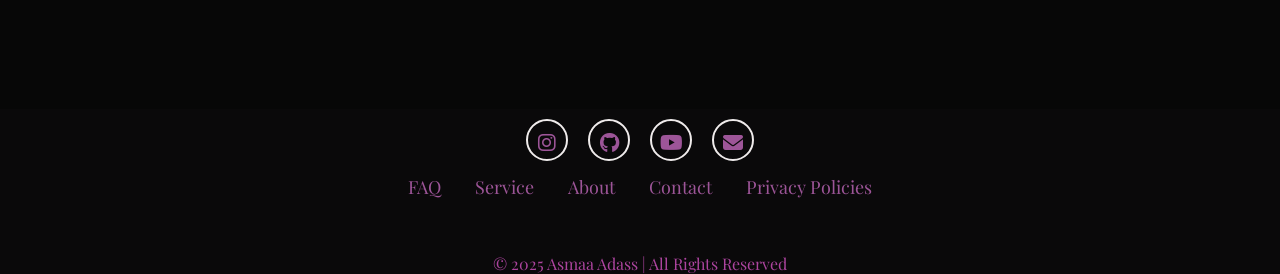
<file: asmaa_adass.html>
<!DOCTYPE html>
<html lang="en">

<head>
  <link rel="stylesheet" href="https://cdnjs.cloudflare.com/ajax/libs/font-awesome/6.7.2/css/all.min.css">
  <link rel="stylesheet" href="asmaa_adass.css">
  <meta charset="UTF-8">
  <link href='https://unpkg.com/boxicons@2.1.4/css/boxicons.min.css' rel='stylesheet'>
  <link href="https://fonts.googleapis.com/css2?family=Great+Vibes&display=swap" rel="stylesheet">




  <meta name="viewport" content="width=device-width, initial-scale=1.0">
  <title>My Website</title>
</head>

<body>
  <header>
    <a href="#" class="logo">
      <span class="white-text">Port</span><span class="purple-text">folio</span>
    </a>

    <div class="menu-icon" id="menu-icon">
      &#9776;
    </div>
<nav class="navbar" id="navbar">
  <a href="#" class="active" id="homee">Home</a>
 
 <a href="#projects" id="Project">Projects</a>
  <a href="#about" id="About Me">About Me</a>
    
       <a href="#skills" id="skill">Skills</a>
  <a href="#education" id="Education">Education</a>
 
 
</nav>



<h1 id="title"></h1>
<p id="paragraph"></p>


  </header>



  </header>
  <section class="home">
    <div class="home-img">
      <img src="WhatsApp Image 2025-02-15 at 14.32.03_1bdc673a.jpg" alt="">
    </div>
    <div class="home-content">
      <h1 id="introo">Hi,It's<span id="asmaa">Asmaa</span></h1>
      <h3 class="typing-text" id="titlee">I'm a <span></span></h3>
      <p id="aboutt">Hello! I'm Asmaa, a Business Administration student and a Frontend Developer from Lebanon.
        I'm passionate about creating interactive web designs, content management, and sharing my experience in
        technology through my YouTube channel.
        Let’s create something amazing together!



      </p>
      <div class="social-icons">

        <a href="https://www.instagram.com/codi_.ngmento/" class="fab fa-instagram"></a>
        <a href="https://www.linkedin.com/in/asmaa-adass-a798a435b/?lipi=urn%3Ali%3Apage%3Ad_flagship3_notifications%3BgrpyHqQ9T72wgR58%2BUjmNw%3D%3D"
          class="fab fa-linkedin"></a>

        <a href="https://github.com/codingmento" class="fab fa-github"></a>

      </div>

      <div class="cta-buttons">

        <a href="Asmaa-Adass-CV.pdf" class="btn download-resume" download>Download My Resume</a>

      </div>




    </div>
  </section>
  
  <!-- Projects Section -->
  <section id="Project" class="Projects-section">

    <h1 class="sub-title" id="projects" >My <span>Projects</span></h1>
    <div class="container portfolio-content">
      <!-- Project 1: Blog Website -->
       <div class="row">
        <img src="Blog.png" alt="Blog-Website">
        <div class="layer">
          <h5>Blog Website 📝</h5>
          <p>A personal blog website built with HTML, CSS, and JavaScript.</p>
          <p class="project-tech">HTML • CSS • JavaScript</p>
          <div class="project-links">
            <a href="https://codingmento.github.io/Blog-codingmento/" target="_blank" title="Live"><i
                class="bx bx-link-external" style="color: blueviolet;"></i></a>
            <a href="https://github.com/codingmento/Blog-codingmento" target="_blank" title="Code"><i
                class="bx bxl-github" style="color: black;"></i></a>
          </div>
        </div>
      </div>

      
  <!-- Project 2: Aya World -->
<div class="row ">
  <img src="aya.png" alt="Aya World Website">
  <div class="layer">
    <h5>Aya World 📚🎁</h5>
    <p>An elegant e-commerce website for books and gifts.</p>
    <p class="project-tech">HTML • CSS • JavaScript</p>
    <div class="project-links">
      <a href="https://codingmento.github.io/Aya-world/" target="_blank"><i class="bx bx-link-external"></i></a>
      <a href="https://github.com/codingmento/Aya-world" target="_blank"><i class="bx bxl-github"></i></a>
    </div>
  </div>
</div>
      <!-- Project 3: Coffee Website -->
      <div class="row">
        <img src="im3.png" alt="Coffee Website">
        <div class="layer">
          <h5>Coffee Website ☕</h5>
          <p>A simple coffee shop landing page designed with HTML, CSS, and JavaScript.</p>
          <p class="project-tech">HTML • CSS • JavaScript</p>
          <div class="project-links">
            <a href="https://codingmento.github.io/coffee-website/" target="_blank" title="Live"><i
                class="bx bx-link-external" style="color: blueviolet;"></i></a>
            <a href="https://github.com/codingmento/coffee-website" target="_blank" title="Code"><i
                class="bx bxl-github" style="color: black;"></i></a>
          </div>
        </div>
      </div>

      <!-- Project 4: Honey Website -->
      <div class="row hidden-project">
        <img src="im1.png" alt="Honey Website">
        <div class="layer">
          <h5>Honey Website 🍯</h5>
          <p>A sweet and elegant landing page for honey lovers.</p>
          <p class="project-tech">HTML • CSS</p>
          <div class="project-links">
            <a href="https://codingmento.github.io/honey-website/" target="_blank" title="Live"><i
                class="bx bx-link-external" style="color: blueviolet;"></i></a>
            <a href="https://github.com/codingmento/honey-website" target="_blank" title="Code"><i class="bx bxl-github"
                style="color: black;"></i></a>
          </div>
        </div>
      </div>
  <!-- Project 5: Personal Website -->
      <div class="row hidden-project">
        <img src="ahed.png" alt="Personal Portfolio">
        <div class="layer">
            <h5>Designed Website</h5>
          <p>website developed for a client, focused on clean design,
      responsive layout, and clear content presentation.</p>
          
          <p class="project-tech">HTML • CSS • JavaScript</p>
          <div class="project-links">
            <a href="https://codingmento.github.io/Ahed-Al-Kahil/" target="_blank" title="Live"><i
                class="bx bx-link-external" style="color: blueviolet;"></i></a>
            <a href="https://github.com/codingmento/Ahed-Al-Kahil" target="_blank" title="Code"><i
                class="bx bxl-github" style="color: black;"></i></a>
          </div>
        </div>
      </div>

    

<!-- Project 6: Hanin Portfolio -->
<div class="row hidden-project">
  <img src="hanin.png" alt="Hanin Portfolio">
  <div class="layer">
    <h5>Engineering Portfolio ⚙️</h5>
    <p>Personal portfolio for an electronic engineering student.</p>
    <p class="project-tech">HTML • CSS</p>
    <div class="project-links">
      <a href="https://codingmento.github.io/Hanin-Al-Rawi/" target="_blank" title="Live"><i
                class="bx bx-link-external" style="color: blueviolet;"></i></a>
            <a href="https://github.com/codingmento/Hanin-Al-Rawi" target="_blank" title="Code"><i
                class="bx bxl-github" style="color: black;"></i></a>
    </div>
  </div>
</div>
<!-- Project 7: Personal Website -->
      <div class="row hidden-project">
        <img src="aisha.png" alt="Personal Portfolio">
        <div class="layer">
          <h5>Designed Website</h5>
          <p>website developed for a client, focused on clean design,
      responsive layout, and clear content presentation.</p>
         
          <p class="project-tech">HTML • CSS • JavaScript</p>
          <div class="project-links">
            <a href="https://codingmento.github.io/Aisha-Masri/" target="_blank" title="Live"><i
                class="bx bx-link-external" style="color: blueviolet;"></i></a>
            <a href="https://github.com/codingmento/Aisha-Masri" target="_blank" title="Code"><i
                class="bx bxl-github" style="color: black;"></i></a>
          </div>
        </div>
      </div>
<!-- Project 8: Huda Portfolio -->
<div class="row hidden-project">
  <img src="huda.png" alt="Huda Portfolio">
  <div class="layer">
    <h5>Frontend Portfolio 💻</h5>
    <p>Creative frontend portfolio with dark UI.</p>
    <p class="project-tech">HTML • CSS • JavaScript</p>
    <div class="project-links">
      <a href="https://codingmento.github.io/Huda/" target="_blank" title="Live"><i
                class="bx bx-link-external" style="color: blueviolet;"></i></a>
            <a href="https://github.com/codingmento/Huda" target="_blank" title="Code"><i
                class="bx bxl-github" style="color: black;"></i></a>
          </div>
  </div>
</div>

<!-- Project 9: PDF Books Website -->
<div class="row hidden-project">
  <img src="book.png" alt="PDF Books Website">
  <div class="layer">
    <h5>PDF Books Library 📖</h5>
    <p>Online library for reading and downloading PDF books.</p>
    <p class="project-tech">HTML • CSS</p>
    <div class="project-links">
       <a href="https://codingmento.github.io/ReadGo/" target="_blank" title="Live"><i
                class="bx bx-link-external" style="color: blueviolet;"></i></a>
            <a href="https://github.com/codingmento/ReadGo" target="_blank" title="Code"><i
                class="bx bxl-github" style="color: black;"></i></a>
          </div>
  </div>
</div>

      <!-- Project 10: Personal Website -->
      <div  class="row hidden-project">
        <img src="im4.png" alt="Personal Portfolio">
        <div class="layer">
          <h5>Personal Website 🌟</h5>
          <p>My own portfolio website to showcase my skills and personal branding.</p>
          <p class="project-tech">HTML • CSS • JavaScript</p>
          <div class="project-links">
            <a href="https://codingmento.github.io/personal-website/" target="_blank" title="Live"><i
                class="bx bx-link-external" style="color: blueviolet;"></i></a>
            <a href="https://github.com/codingmento/personal-website" target="_blank" title="Code"><i
                class="bx bxl-github" style="color: black;"></i></a>
          </div>
        </div>
      </div>

      <!-- Project 11: Horse Fantasy Website -->
      <div class="row hidden-project">
        <img src="im2.png" alt="Horse Fantasy Website">
        <div class="layer">
          <h5>Horse Fantasy Website 🐎</h5>
          <p>A creative website inspired by the freedom and elegance of horseback stories and visual art.</p>
          <p class="project-tech">HTML • CSS • JavaScript</p>
          <div class="project-links">
            <a href="https://codingmento.github.io/horsee-website/" target="_blank" title="Live"><i
                class="bx bx-link-external" style="color: blueviolet;"></i></a>
            <a href="https://github.com/codingmento/horsee-website" target="_blank" title="Code"><i
                class="bx bxl-github" style="color: black;"></i></a>
          </div>
        </div>
      </div>

    </div>
    <div class="see-more-container">
  <button id="seeMoreBtn">See More</button>
</div>

  </section>

<section  class="Projects-section" >

    <h1 class="sub-title" >React <span>projects</span></h1>
    <div class="container portfolio-content">

    

<div class="row">
  <img src="1212.png" alt="Requesting a Loan Website">
  <div class="layer">
    <h5>Requesting a Loan 💸</h5>
    <p>A clean and functional loan request form built with React.</p>
    <p class="project-tech">React • CSS</p>
    <div class="project-links">
      <a href="https://codingmento.github.io/Requesting-a-Loan/" target="_blank" title="Live">
        <i class="bx bx-link-external" style="color: blueviolet;"></i>
      </a>
      <a href="https://github.com/codingmento/Requesting-a-Loan" target="_blank" title="Code">
        <i class="bx bxl-github" style="color: black;"></i>
      </a>
    </div>
  </div>

</div>

<div class="row">
  <img src="6767.png" alt="To-Do List Website">
  <div class="layer">
    <h5>To-Do List ✅</h5>
    <p>A simple and interactive to-do list application to manage daily tasks.</p>
    <p class="project-tech">React • CSS</p>
    <div class="project-links">
      <a href="https://codingmento.github.io/to-do-list"target="_blank" title="Live">
        <i class="bx bx-link-external" style="color: blueviolet;"></i>
      </a>
      <a  href="https://github.com/codingmento/to-do-list"target="_blank" title="Code">
        <i class="bx bxl-github" style="color: black;"></i>
      </a>
    </div>
  </div>
</div>

</section>
<section class="Projects-section">

  <h1 class="sub-title">Figma <span>Projects</span></h1>
  <div class="container portfolio-content">

    <!-- مشروع كاميرات -->
    <div class="row">
      <img src="121111.png" alt="Camera Design Figma Project">
      <div class="layer">
        <h5>Camera Design 🎥</h5>
        <p>A modern camera website prototype designed on Figma, showcasing UI/UX skills.</p>
        <p class="project-tech">Figma • UI/UX Design</p>
        <div class="project-links">
          <a href="https://www.figma.com/proto/DDO7yXUZ7OzUh5wF96mJdT/asmaa?t=Q3duSbpR0ipjehWU-1&scaling=scale-down&content-scaling=fixed&page-id=0%3A1&node-id=17-4&starting-point-node-id=17%3A4" target="_blank" title="Figma Prototype">
            <i class="bx bx-link-external" style="color: blueviolet;"></i>
          </a>
        </div>
      </div>
    </div>

    <!-- مشروع كرة القدم -->
    <div class="row">
      <img src="1211.png" alt="Football Design Figma Project">
      <div class="layer">
        <h5>Football Sport ⚽</h5>
        <p>An interactive football sports website prototype created in Figma.</p>
        <p class="project-tech">Figma • UI/UX Design</p>
        <div class="project-links">
          <a href="https://www.figma.com/proto/5hoLT7xIuD48th2UjQZO5s/sport?node-id=1-2&p=f&t=kWcBMlYt0P7OZeN9-1&scaling=min-zoom&content-scaling=fixed&page-id=0%3A1&starting-point-node-id=1%3A2" target="_blank" title="Figma Prototype">
            <i class="bx bx-link-external" style="color: blueviolet;"></i>
          </a>
        </div>
      </div>
    </div>
    <!-- مشروع الماء -->
     <div class="row">
      <img src="aa.png" alt="Football Design Figma Project">
      <div class="layer">
        <h5>Sports Water Bottle UI</h5>
        <p> including a moving water bottle element to create a visually streamlined and interactive experience.</p>
        <p class="project-tech">Figma • UI/UX Design</p>
        <div class="project-links">
          <a href="https://www.figma.com/proto/b3xrzGwOQBn62QYFW3NaZv/Elevate?node-id=2-15&p=f&t=30VyaDte6R2HDN3W-1&scaling=contain&content-scaling=fixed&page-id=0%3A1&starting-point-node-id=2%3A15" target="_blank" title="Figma Prototype">
            <i class="bx bx-link-external" style="color: blueviolet;"></i>
          </a>
        </div>
      </div>
    </div>

  </div>
</section>
  <!-- about me -->

  <section class="about" id="about">
    <h1 class="sub-title" id="abouttt">About <span>Me</span></h1>
    <div class="about-me-icon">
      <i class="fas fa-code"></i>
    </div>
    <div class="about-text">

      <h4 id="aboutgreeting">Hi, I'm<span id="aboutasmaa"> Asmaa Adass</span></h4>
      <p id="aboutdesc"> a passionate frontend developer and business student who builds
        <br>websites with purpose and values. I’m committed to working only with ethical
        <br> organizations and do not collaborate with any entity that supports or is connected to Israel.
        <br> Respecting privacy and principles, I also avoid using images of women in my projects or portfolios.
        <br>
        I believe in clean code, meaningful design, and professional integrity.
        <br>If you share these values, feel free to get in touch I’d love to collaborate!
      </p>

      <div class="cta-buttons">
        <a href="#Projects" class="btn">See My Work</a>

      </div>

    </div>

  </section>
  <!-- about me ends -->
  <!-- services -->
  <!-- Services -->
  <section class="services" id="services">
    <h1 class="sub-title" id="servicestitle">My <span>Services</span></h1>
    <div class="container services-list">
   

      <div class="service-item">
        <i class="bx bx-paint" style="color: #9c27b0;"></i>
        <h2 id="uiux">UI/UX Design</h2>
        <p id="uiuxdesc">Designing user-friendly and visually appealing interfaces focused on user experience.</p>
      </div>

      <div class="service-item">
        <i class="bx bx-code-alt" style="color: #2196f3;"></i>
        <h2 id="webdev">Web Development</h2>
        <p id="webdevdesc">Building fast and responsive websites using modern web technologies.</p>
      </div>

      <div class="service-item">
        <i class="bx bx-mobile-alt" style="color: #4caf50;"></i>
        <h2>Mobile App Design</h2>
        <p>Creating sleek and intuitive mobile app designs for all screen sizes.</p>
      </div>

      <div class="service-item">
        <i class="bx bx-brush" style="color: #ff5722;"></i>
        <h2>Brand Identity</h2>
        <p>Developing unique brand identities including logos, colors, and typography.</p>
      </div>

      <div class="service-item">
        <i class="bx bx-layout" style="color: #673ab7;"></i>
        <h2>Wireframing & Prototyping</h2>
        <p>Building fast and responsive websites using modern web technologies.</p>
      </div>

      <div class="service-item">
        <i class="bx bx-search" style="color: #009688;"></i>
        <h2>User Research & Testing</h2>
        <p>Building fast and responsive websites using modern web technologies.</p>
      </div>




      <div class="service-item">
        <i class="bx bx-devices" style="color:#00bcd4;"></i>
        <h2>Responsive Website Design</h2>
        <p>Creating fully responsive layouts that look great on all screen sizes and devices.</p>
      </div>

      <div class="service-item">
        <i class="bx bx-refresh" style="color:#ff8c42;"></i>
        <h2>Website Redesign</h2>
        <p>Modernizing outdated websites to improve user experience, look, and performance.</p>
      </div>

      <div class="service-item">
        <i class="bx bx-layer" style="color:#845ec2;"></i>
        <h2>Landing Page Design</h2>
        <p>Designing high-converting landing pages tailored for marketing campaigns and user goals.</p>
      </div>

      <div class="service-item">
        <i class="bx bx-tachometer" style="color:#00c897;"></i>
<h2>Performance Optimization</h2>
        <p>Improving website speed and overall performance to enhance user experience and SEO.</p>
      </div>

      <div class="service-item">
        <i class="bx bx-palette" style="color:#f72585;"></i>
        <h2>Brand Identity Design</h2>
        <p>Designing cohesive brand visuals including logos, color palettes, and typography.</p>
      </div>
       
      <div class="service-item">
        <i class="bx bx-search-alt" style="color:#3f72af;"></i>
        <h2>Basic SEO Optimization</h2>
        <p>Optimizing website structure and content for better visibility in search engines.</p>
      </div>

      <div class="service-item">
        <i class="bx bx-layout" style="color:#ff6f61;"></i>
        <h2>Content Layout & Strategy</h2>
        <p>Structuring content to be clear, visually appealing, and user-focused.</p>
      </div>

      <div class="service-item">
        <i class="bx bxl-instagram" style="color:#e1306c;"></i>
        <h2>Social Media Content Design</h2>
        <p>Creating visually engaging content for Instagram, Facebook, and other platforms.</p>
      </div>

    </div>
  </section>



  <!-- skills -->
  <section class="skills" id="skills">
    <h1 class="sub-title"  id="skills">My <span>Skills</span></h1>
    <div class="container1">
      <h2 class="heading1">Technical Skills</h2>
      <div class="technical-bars">

        <div class="bar">
          <i class="bx bxl-html5" style="color: #c64721;"></i>
          <div class="info">
            <span>HTML</span>
          </div>
          <div class="progress-line html">
            <span style="width: 90%;"></span>
          </div>
        </div>

        <div class="bar">
          <i class="bx bxl-css3" style="color: #2640c0;"></i>
          <div class="info">
            <span>CSS</span>
          </div>
          <div class="progress-line css">
            <span style="width: 85%;"></span>
          </div>
        </div>

        <div class="bar">
          <i class="bx bxl-javascript" style="color: #c0bd26;"></i>
          <div class="info">
            <span>JavaScript</span>
          </div>
          <div class="progress-line javascript">
            <span style="width: 80%;"></span>
          </div>
        </div>

        <div class="bar">
          <i class="bx bxl-react" style="color: #16bdc6;"></i>
          <div class="info">
            <span>React</span>
          </div>
          <div class="progress-line react">
            <span style="width: 75%;"></span>
          </div>
        </div>

        <div class="bar">
          <i class="bx bxl-git" style="color: #F1502F;"></i>
          <div class="info">
            <span> Git & GitHub</span>
          </div>
          <div class="progress-line githup">
            <span style="width: 80%;"></span>
          </div>
        </div>

        <div class="bar">
          <i class="bx bx-devices" style="color: #1E90FF;"></i>

          <div class="info">
            <span> Responsive Web Design</span>
          </div>
          <div class="progress-line web">
            <span style="width: 70%;"></span>
          </div>
        </div>

        <div class="bar">
          <i class="bx bxl-figma" style="color: #F24E1E;"></i>
          <div class="info">
            <span>Figma </span>
          </div>
          <div class="progress-line figma">
            <span style="width: 60%;"></span>
          </div>
        </div>

        <div class="bar">
          <i class="bx bx-paint" style="color: #00C4CC;"></i>
          <div class="info">
            <span>Canva </span>
          </div>
          <div class="progress-line canva">
            <span style="width: 80%;"></span>
          </div>
        </div>
      </div>
    </div>

    <div class="container1">
      <h2 class="heading1">Professional Skills</h2>
      <div class="radial-bars">
        <div class="radial-bar">
          <svg viewBox="0 0 200 200">
            <circle class="progress-bar" cx="100" cy="100" r="80" />
            <circle class="path path-1" cx="100" cy="100" r="80" />
          </svg>
          <div class="percentage">90%</div>
          <div class="text">Creativity</div>
        </div>

        <div class="radial-bar">
          <svg viewBox="0 0 200 200">
            <circle class="progress-bar" cx="100" cy="100" r="80" />
            <circle class="path path-2" cx="100" cy="100" r="80" />
          </svg>
          <div class="percentage">80%</div>
          <div class="text">Communication</div>
        </div>

        <div class="radial-bar">
          <svg viewBox="0 0 200 200">
            <circle class="progress-bar" cx="100" cy="100" r="80" />
            <circle class="path path-3" cx="100" cy="100" r="80" />
          </svg>
          <div class="percentage">75%</div>
          <div class="text">Teamwork</div>
        </div>

        <div class="radial-bar">
          <svg viewBox="0 0 200 200">
            <circle class="progress-bar" cx="100" cy="100" r="80" />
            <circle class="path path-4" cx="100" cy="100" r="80" />
          </svg>
          <div class="percentage">80%</div>
          <div class="text">Problem Solving</div>
        </div>

        <div class="radial-bar">
          <svg viewBox="0 0 200 200">
            <circle class="progress-bar" cx="100" cy="100" r="80" />
            <circle class="path path-5" cx="100" cy="100" r="80" />
          </svg>
          <div class="percentage">90%</div>
          <div class="text">Time Management
          </div>
        </div>

        <div class="radial-bar">
          <svg viewBox="0 0 200 200">
            <circle class="progress-bar" cx="100" cy="100" r="80" />
            <circle class="path path-6" cx="100" cy="100" r="80" />
          </svg>
          <div class="percentage">70%</div>
          <div class="text">Adaptability
          </div>
        </div>

        <div class="radial-bar">
          <svg viewBox="0 0 200 200">
            <circle class="progress-bar" cx="100" cy="100" r="80" />
            <circle class="path path-7" cx="100" cy="100" r="80" />
          </svg>
          <div class="percentage">80%</div>
          <div class="text">Critical Thinking
          </div>
        </div>

        <div class="radial-bar">
          <svg viewBox="0 0 200 200">
            <circle class="progress-bar" cx="100" cy="100" r="80" />
            <circle class="path path-8" cx="100" cy="100" r="80" />
          </svg>
          <div class="percentage">95%</div>
          <div class="text">Self-Learning
          </div>
        </div>

        <div class="radial-bar">
          <svg viewBox="0 0 200 200">
            <circle class="progress-bar" cx="100" cy="100" r="80" />
            <circle class="path path-9" cx="100" cy="100" r="80" />
          </svg>
          <div class="percentage">70%</div>
          <div class="text"> Attention to Detail</div>
        </div>




        <div class="radial-bar">
          <svg viewBox="0 0 200 200">
            <circle class="progress-bar" cx="100" cy="100" r="80" />
            <circle class="path path-10" cx="100" cy="100" r="80" />
          </svg>
          <div class="percentage">55%</div>
          <div class="text"> Presentation Skills
          </div>
        </div>

        <div class="radial-bar">
          <svg viewBox="0 0 200 200">
            <circle class="progress-bar" cx="100" cy="100" r="80" />
            <circle class="path path-11" cx="100" cy="100" r="80" />
          </svg>
          <div class="percentage">70%</div>
          <div class="text"> Multitasking </div>
        </div>

      </div>
  </section>

  <!-- skills ends -->
  <section class="education" id="education">
    <h2 class="sub-title">My<span>Education</span></h2>
    <div class="timeline">
      <div class="container right">
        <div class="content">
          <div class="tag">
            <h2>University</h2>
          </div>
          <div class="decs">
            <p>Bachelor's in Business Administration
              Southern New Hampshire University (SNHU) – Expected Graduation in 2027

            </p>
          </div>
        </div>

      </div>


      <div class="container left">
        <div class="content">
          <div class="tag">
            <h2>High School</h2>
          </div>
          <div class="decs">
            <p>Graduated in 2023
              Major in Mathematics and Computer Science

            </p>
          </div>
        </div>

      </div>


      <div class="container right">
        <div class="content">
          <div class="tag">
            <h2>Internship</h2>
          </div>
          <div class="decs">
            <p>Frontend Developer Intern
              Remote – 2024
              During this internship, I worked on developing responsive web pages, collaborating with a team using
              GitHub, and applying best practices in HTML, CSS, and JavaScript. I gained hands-on experience in UI/UX
              design using Figma and improved my ability to deliver real-world solutions in a fast-paced environment.

            </p>
          </div>
        </div>

      </div>

      <div class="container left">
        <div class="content">
          <div class="tag">
            <h2>🧪 Certifications & Courses</h2>
          </div>
          <div class="decs">
            <p>• Frontend Development Bootcamp – [Platform Name]<br>
              • Git & GitHub for Beginners – [Platform Name]<br>
              • HTML & CSS from Zero to Hero – [Platform Name]<br>
              (Add the real names if you have them)<br>

            </p>
          </div>
        </div>

      </div>









    </div>

  </section>


  <section class="contact">
    <h2 class="heading">Contact<span>Me</span></h2>


    <p>Looking to collaborate or have a business inquiry? I'd love to hear from you.</p>


    <form action="https://formspree.io/f/manbyyld" method="POST" class="contact-form">
      <input type="text" name="name" placeholder="Your Name" required>
      <input type="email" name="email" placeholder="Your Email" required>
      <textarea name="message" rows="6" placeholder="Your Message" required></textarea>
      <button type="submit" class="send">Send Message</button>
    </form>
  </section>
  <!-- footer -->

  <footer class="footer">



    <div class="social">

      <a href="https://www.instagram.com/codi_.ngmento/"> <i class="fa-brands fa-instagram"></i></a>

      <a href="https://github.com/codingmento"><i class="fab fa-github"></i> </a>
      <a href="https://www.youtube.com/@asmaa-coding"><i class="fab fa-youtube"></i> </a>

      <a href="mailto:asmaa.adass.a@gmail.com"><i class="fa-solid fa-envelope"></i></a>
    </div>
    <ul class="list">
      <li><a href="#">FAQ</a></li>
      <li><a href="#">Service</a></li>
      <li><a href="#">About</a></li>
      <li><a href="#">Contact</a></li>
      <li><a href="#">Privacy Policies</a></li>
    </ul>
    <p class="copyright">
      © 2025 Asmaa Adass | All Rights Reserved
    </p>
  </footer>
 
</body>
<script src="asmaa_adass.js">
</script>
<!-- footer end -->

</html>
</file>
<file: style.css>
:root {
  /* color */
  --bg: #0C0C10;
  --surface: #15151B;
  --surface-alt: #1B1B23;
  --border: #2A2A34;
  --border-soft: #202028;
  --text: #F3F2F7;
  --text-muted: #9B98AA;
  --text-faint: #6B6878;
  --accent: #8B6BFF;
  --accent-soft: #C7B8FF;
  --accent-dim: #241C3D;
  --accent-dim-2: #1A1530;

  /* type */
  --font-display: 'Fraunces', serif;
  --font-body: 'Inter', sans-serif;
  --font-mono: 'IBM Plex Mono', monospace;
  --font-display-ar: 'Markazi Text', serif;
  --font-body-ar: 'Tajawal', sans-serif;

  /* layout */
  --max-w: 1180px;
  --pad: clamp(20px, 5vw, 64px);
  --radius: 14px;
  --radius-sm: 8px;

  --ease: cubic-bezier(.16, .8, .28, 1);
}

*,
*::before,
*::after {
  box-sizing: border-box;
}

html {
  scroll-behavior: smooth;
}

@media (prefers-reduced-motion: reduce) {
  html {
    scroll-behavior: auto;
  }

  * {
    animation-duration: .01ms !important;
    animation-iteration-count: 1 !important;
    transition-duration: .01ms !important;
  }
}

body {
  margin: 0;
  background: var(--bg);
  color: var(--text);
  font-family: var(--font-body);
  font-size: 16px;
  line-height: 1.6;
  -webkit-font-smoothing: antialiased;
}

img {
  width: 100%;
  display: block;
}

a {
  color: inherit;
  text-decoration: none;
}

ul {
  list-style: none;
  margin: 0;
  padding: 0;
}

button {
  font: inherit;
  cursor: pointer;
}

::selection {
  background: var(--accent);
  color: #fff;
}

:focus-visible {
  outline: 2px solid var(--accent-soft);
  outline-offset: 3px;
  border-radius: 4px;
}

/* subtle film grain over the dark base — restrained, not a glow effect */
.grain {
  position: fixed;
  inset: 0;
  pointer-events: none;
  z-index: 0;
  opacity: .035;
  mix-blend-mode: overlay;
  background-image: url("data:image/svg+xml,%3Csvg xmlns='http://www.w3.org/2000/svg' width='120' height='120'%3E%3Cfilter id='n'%3E%3CfeTurbulence type='fractalNoise' baseFrequency='0.9' numOctaves='2' stitchTiles='stitch'/%3E%3C/filter%3E%3Crect width='100%25' height='100%25' filter='url(%23n)'/%3E%3C/svg%3E");
}

/* =========================================================
   Type helpers
   ========================================================= */
.eyebrow {
  font-family: var(--font-mono);
  font-size: .78rem;
  letter-spacing: .02em;
  color: var(--accent-soft);
  margin: 0 0 14px;
}

.section-title {
  font-family: var(--font-display);
  font-weight: 600;
  font-size: clamp(1.8rem, 3.6vw, 2.8rem);
  line-height: 1.15;
  margin: 0 0 12px;
  max-width: 16ch;
}

.section-sub {
  color: var(--text-muted);
  max-width: 52ch;
  font-size: 1.02rem;
  margin: 0;
}

.section-head {
  margin-bottom: 48px;
}

.pillar-index {
  font-family: var(--font-mono);
  color: var(--text-faint);
  font-size: .85rem;
  margin-right: 10px;
}

/* =========================================================
   Buttons
   ========================================================= */
.btn {
  display: inline-flex;
  align-items: center;
  gap: 8px;
  padding: 13px 24px;
  border-radius: 999px;
  font-weight: 600;
  font-size: .92rem;
  border: 1px solid transparent;
  transition: transform .25s var(--ease), background .25s var(--ease), border-color .25s var(--ease), color .25s var(--ease);
  white-space: nowrap;
}

.btn:hover {
  transform: translateY(-2px);
}

.btn-primary {
  background: var(--accent);
  color: #0C0C10;
}

.btn-primary:hover {
  background: var(--accent-soft);
}

.btn-outline {
  border-color: var(--border);
  color: var(--text);
  background: transparent;
}

.btn-outline:hover {
  border-color: var(--accent-soft);
  color: var(--accent-soft);
}

.btn-ghost {
  color: var(--text-muted);
  padding: 13px 10px;
}

.btn-ghost:hover {
  color: var(--text);
}

/* =========================================================
   Header
   ========================================================= */
.site-header {
  position: sticky;
  top: 0;
  z-index: 50;
  background: rgba(12, 12, 16, .82);
  backdrop-filter: blur(10px);
  border-bottom: 1px solid var(--border-soft);
}

.header-inner {
  max-width: var(--max-w);
  margin: 0 auto;
  padding: 16px var(--pad);
  display: flex;
  align-items: center;
  justify-content: space-between;
  gap: 24px;
}

.logo {
  font-family: var(--font-display);
  font-weight: 600;
  font-size: 1.15rem;
  letter-spacing: .01em;
}

.logo span {
  color: var(--accent);
}

.navbar {
  display: flex;
  gap: 30px;
  margin: 0 auto;
}

.navbar a {
  position: relative;
  font-size: .92rem;
  color: var(--text-muted);
  transition: color .2s var(--ease);
}

.navbar a::before {
  content: attr(data-label);
  font-family: var(--font-mono);
  font-size: .68rem;
  color: var(--text-faint);
  margin-right: 6px;
}

.navbar a:hover,
.navbar a.active {
  color: var(--text);
}

.btn-header {
  padding: 10px 20px;
  font-size: .85rem;
}

.header-actions {
  display: flex;
  align-items: center;
  gap: 16px;
}

.lang-switch {
  display: flex;
  border: 1px solid var(--border);
  border-radius: 999px;
  padding: 3px;
  gap: 2px;
}

.lang-btn {
  background: none;
  border: none;
  color: var(--text-faint);
  font-family: var(--font-mono);
  font-size: .74rem;
  letter-spacing: .03em;
  padding: 6px 12px;
  border-radius: 999px;
  transition: background .2s var(--ease), color .2s var(--ease);
}

.lang-btn:hover {
  color: var(--text);
}

.lang-btn.active {
  background: var(--accent);
  color: #0C0C10;
}

.menu-toggle {
  display: none;
  flex-direction: column;
  gap: 5px;
  background: none;
  border: none;
  padding: 6px;
}

.menu-toggle span {
  width: 22px;
  height: 2px;
  background: var(--text);
  transition: transform .3s var(--ease), opacity .3s var(--ease);
}

.menu-toggle.open span:nth-child(1) {
  transform: translateY(7px) rotate(45deg);
}

.menu-toggle.open span:nth-child(2) {
  opacity: 0;
}

.menu-toggle.open span:nth-child(3) {
  transform: translateY(-7px) rotate(-45deg);
}

/* =========================================================
   Hero
   ========================================================= */
.hero {
  position: relative;
  z-index: 1;
  max-width: var(--max-w);
  margin: 0 auto;
  padding: clamp(20px, 5vw, 50px) var(--pad) 60px;
  display: grid;
  grid-template-columns: 1.25fr .75fr;
  gap: 56px;
  align-items: center;
}

.hero-title {
  font-family: var(--font-display);
  font-weight: 600;
  font-size: clamp(2.4rem, 5.4vw, 4.1rem);
  line-height: 1.08;
  margin: 0 0 24px;
  max-width: 15ch;
}

.hero-title-accent {
  color: var(--accent-soft);
  font-style: italic;
}

.hero-sub {
  color: var(--text-muted);
  font-size: 1.08rem;
  max-width: 52ch;
  margin: 0 0 36px;
}

.hero-actions {
  display: flex;
  flex-wrap: wrap;
  gap: 14px;
  margin-bottom: 56px;
}

.hero-meta {
  display: flex;
  gap: 40px;
  flex-wrap: wrap;
  border-top: 1px solid var(--border-soft);
  padding-top: 28px;
}

.hero-meta-item {
  display: flex;
  flex-direction: column;
  gap: 4px;
}

.hero-meta-num {
  font-family: var(--font-display);
  font-size: 1.5rem;
  color: var(--accent-soft);
}

.hero-meta-label {
  font-size: .8rem;
  color: var(--text-faint);
}

.hero-portrait {
  position: relative;
}

.hero-portrait-frame {
  aspect-ratio: 4/5;
  border-radius: var(--radius);
  overflow: hidden;
  border: 1px solid var(--border);
  background: var(--surface);
}

.hero-portrait-frame img {
  width: 100%;
  height: 100%;


}

.hero-socials {
  position: absolute;
  bottom: -22px;
  left: 50%;
  transform: translateX(-50%);
  display: flex;
  gap: 6px;
  background: var(--surface);
  border: 1px solid var(--border);
  padding: 10px 14px;
  border-radius: 999px;
}

.hero-socials a {
  width: 34px;
  height: 34px;
  display: flex;
  align-items: center;
  justify-content: center;
  border-radius: 50%;
  color: var(--text-muted);
  transition: color .2s var(--ease), background .2s var(--ease);
}

.hero-socials a:hover {
  color: var(--accent-soft);
  background: var(--accent-dim-2);
}

/* =========================================================
   Shared section width
   ========================================================= */
section {
  position: relative;
  z-index: 1;
  max-width: var(--max-w);
  margin: 0 auto;
  padding: 90px var(--pad);
}

section+section {
  border-top: 1px solid var(--border-soft);
}

/* =========================================================
   About
   ========================================================= */
.about-grid {
  display: grid;
  grid-template-columns: 1fr 1fr;
  gap: 60px;
}

.about-copy p {
  color: var(--text-muted);
  margin: 0 0 18px;
  max-width: 50ch;
}

.text-link {
  display: inline-flex;
  align-items: center;
  gap: 6px;
  color: var(--accent-soft);
  font-weight: 600;
}

.text-link i {
  transition: transform .2s var(--ease);
}

.text-link:hover i {
  transform: translateX(4px);
}

.about-pillars {
  display: flex;
  flex-direction: column;
  gap: 26px;
}

.about-pillars li {
  border-top: 1px solid var(--border-soft);
  padding-top: 20px;
}

.about-pillars h3 {
  font-family: var(--font-display);
  font-weight: 600;
  font-size: 1.15rem;
  margin: 0 0 8px;
  display: inline;
}

.about-pillars p {
  color: var(--text-muted);
  margin: 8px 0 0;
  font-size: .95rem;
}

/* =========================================================
   Work
   ========================================================= */
.work-subhead {
  margin: 12px 0 28px;
}

.work-subhead h3 {
  font-family: var(--font-display);
  font-weight: 600;
  font-size: 1.3rem;
}

.work-subhead:not(:first-of-type) {
  margin-top: 60px;
}

.project-grid {
  display: grid;
  grid-template-columns: repeat(3, 1fr);
  gap: 24px;
}

.project-card {
  background: var(--surface);
  border: 1px solid var(--border);
  border-radius: var(--radius);
  overflow: hidden;
  display: flex;
  flex-direction: column;
  transition: transform .3s var(--ease), border-color .3s var(--ease);
}

.project-card:hover {
  transform: translateY(-4px);
  border-color: var(--accent-dim);
}

.project-card.featured {
  grid-column: span 2;
}

.project-card.featured .project-media {
  aspect-ratio: 16/8;
}

.project-media {
  aspect-ratio: 16/10;
  overflow: hidden;
  background: var(--surface-alt);
}

.project-media img {
  width: 100%;
  height: 100%;

  transition: transform .5s var(--ease);
}

.project-card:hover .project-media img {
  transform: scale(1.04);
}

.project-body {
  padding: 22px;
  display: flex;
  flex-direction: column;
  gap: 10px;
  flex: 1;
}

.project-top {
  display: flex;
  align-items: center;
  gap: 8px;
}

.project-top h4 {
  font-family: var(--font-display);
  font-weight: 600;
  font-size: 1.1rem;
  margin: 0;
}

.project-body p {
  color: var(--text-muted);
  font-size: .92rem;
  margin: 0;
  flex: 1;
}

.tech-tags {
  display: flex;
  flex-wrap: wrap;
  gap: 8px;
  margin: 4px 0;
}

.tech-tags li {
  font-family: var(--font-mono);
  font-size: .72rem;
  color: var(--accent-soft);
  background: var(--accent-dim-2);
  border: 1px solid var(--accent-dim);
  padding: 4px 10px;
  border-radius: 999px;
}

.project-links {
  display: flex;
  gap: 18px;
  margin-top: 6px;
}

.project-link {
  font-size: .86rem;
  font-weight: 600;
  display: inline-flex;
  align-items: center;
  gap: 6px;
  color: var(--text);
}

.project-link.secondary {
  color: var(--text-muted);
}

.project-link:hover {
  color: var(--accent-soft);
}

.hidden-project {
  display: none;
}

.hidden-project.show {
  display: flex;
}

.see-more-wrap {
  text-align: center;
  margin: 36px 0 8px;
}

/* =========================================================
   Services
   ========================================================= */
.services-grid {
  display: grid;
  grid-template-columns: repeat(3, 1fr);
  gap: 22px;
}

.service-card {
  background: var(--surface);
  border: 1px solid var(--border);
  border-radius: var(--radius);
  padding: 30px 24px;
  transition: border-color .3s var(--ease), transform .3s var(--ease);
}

.service-card:hover {
  border-color: var(--accent-dim);
  transform: translateY(-3px);
}

.service-card i {
  font-size: 1.6rem;
  color: var(--accent-soft);
  margin-bottom: 16px;
  display: block;
}

.service-card h3 {
  font-family: var(--font-display);
  font-weight: 600;
  font-size: 1.1rem;
  margin: 0 0 8px;
}

.service-card p {
  color: var(--text-muted);
  font-size: .92rem;
  margin: 0;
}

/* =========================================================
   Skills
   ========================================================= */
.skills-grid {
  display: grid;
  grid-template-columns: 1fr 1fr;
  gap: 40px;
}

.skills-block h3 {
  font-family: var(--font-display);
  font-weight: 600;
  font-size: 1.15rem;
  margin: 0 0 18px;
}

.tag-list {
  display: flex;
  flex-wrap: wrap;
  gap: 10px;
}

.tag-list li {
  border: 1px solid var(--border);
  padding: 9px 16px;
  border-radius: 999px;
  font-size: .88rem;
  color: var(--text-muted);
  transition: color .2s var(--ease), border-color .2s var(--ease);
}

.tag-list li:hover {
  color: var(--accent-soft);
  border-color: var(--accent-dim);
}

/* =========================================================
   Experience / Education timeline
   ========================================================= */
.timeline {
  display: flex;
  flex-direction: column;
}

.timeline-item {
  position: relative;
  padding: 26px 0 26px 28px;
  border-left: 1px solid var(--border);
}

.timeline-item::before {
  content: "";
  position: absolute;
  left: -5px;
  top: 32px;
  width: 9px;
  height: 9px;
  border-radius: 50%;
  background: var(--accent);
}

.timeline-year {
  font-family: var(--font-mono);
  font-size: .78rem;
  color: var(--accent-soft);
}

.timeline-item h3 {
  font-family: var(--font-display);
  font-weight: 600;
  font-size: 1.15rem;
  margin: 6px 0 4px;
}

.timeline-item p {
  color: var(--text-muted);
  margin: 0;
  font-size: .94rem;
}

/* =========================================================
   Contact
   ========================================================= */
.contact {
  text-align: center;
}

.contact-inner {
  max-width: 640px;
  margin: 0 auto;
  display: flex;
  flex-direction: column;
  align-items: center;
}

.contact .section-title {
  max-width: 20ch;
}

.contact-actions {
  display: flex;
  flex-wrap: wrap;
  justify-content: center;
  gap: 14px;
  margin: 30px 0 40px;
}

.contact-socials {
  display: flex;
  flex-wrap: wrap;
  justify-content: center;
  gap: 22px;
}

.contact-socials a {
  display: flex;
  align-items: center;
  gap: 8px;
  color: var(--text-muted);
  font-size: .9rem;
}

.contact-socials a:hover {
  color: var(--accent-soft);
}

/* =========================================================
   Footer
   ========================================================= */
.footer {
  border-top: 1px solid var(--border-soft);
}

.footer-inner {
  max-width: var(--max-w);
  margin: 0 auto;
  padding: 40px var(--pad);
  display: flex;
  align-items: center;
  justify-content: space-between;
  flex-wrap: wrap;
  gap: 20px;
}

.footer-list {
  display: flex;
  gap: 26px;
}

.footer-list a {
  color: var(--text-muted);
  font-size: .9rem;
}

.footer-list a:hover {
  color: var(--text);
}

.copyright {
  color: var(--text-faint);
  font-size: .82rem;
  margin: 0;
}

/* =========================================================
   Scroll reveal
   ========================================================= */
.reveal {
  opacity: 0;
  transform: translateY(18px);
  transition: opacity .7s var(--ease), transform .7s var(--ease);
}

.reveal.in {
  opacity: 1;
  transform: none;
}

/* =========================================================
   Responsive
   ========================================================= */
@media (max-width: 980px) {
  .hero-portrait-frame img {
    display: none;

  }

  .navbar,
  .btn-header {
    display: none;
  }

  .menu-toggle {
    display: flex;
  }

  .lang-btn {
    padding: 6px 10px;
  }

  .navbar.open {
    display: flex;
    position: absolute;
    top: 100%;
    left: 0;
    right: 0;
    flex-direction: column;
    background: var(--bg);
    border-bottom: 1px solid var(--border-soft);
    padding: 20px var(--pad);
    gap: 18px;
  }

  .hero {
    grid-template-columns: 1fr;
  }

  .hero-portrait {
    display: none;
  }

  .about-grid {
    grid-template-columns: 1fr;
  }

  .services-grid {
    grid-template-columns: repeat(2, 1fr);
  }

  .skills-grid {
    grid-template-columns: 1fr;
  }

  .project-grid {
    grid-template-columns: repeat(2, 1fr);
  }

  .project-card.featured {
    grid-column: span 2;
  }
}

@media (max-width: 620px) {
  .hero {
    padding-top: 40px;
  }

  .hero-title {
    font-size: 2.2rem;
  }

  .hero-meta {
    gap: 24px;
  }

  .project-grid {
    grid-template-columns: 1fr;
  }

  .project-card.featured {
    grid-column: span 1;
  }

  .services-grid {
    grid-template-columns: 1fr;
  }

  .footer-inner {
    flex-direction: column;
    text-align: center;
  }

  .footer-list {
    flex-wrap: wrap;
    justify-content: center;
  }
}

/* =========================================================
   RTL / Arabic support
   ========================================================= */
[dir="rtl"] body {
  font-family: var(--font-body-ar);
}

[dir="rtl"] .logo,
[dir="rtl"] .hero-title,
[dir="rtl"] .section-title,
[dir="rtl"] .project-top h4,
[dir="rtl"] .work-subhead h3,
[dir="rtl"] .service-card h3,
[dir="rtl"] .about-pillars h3,
[dir="rtl"] .timeline-item h3,
[dir="rtl"] .skills-block h3 {
  font-family: var(--font-display-ar);
  font-weight: 700;
}

[dir="rtl"] .eyebrow,
[dir="rtl"] .timeline-year,
[dir="rtl"] .navbar a::before,
[dir="rtl"] .pillar-index {
  font-family: var(--font-body-ar);
  direction: ltr;
  unicode-bidi: isolate;
}

[dir="rtl"] .tech-tags li {
  font-family: var(--font-mono);
  direction: ltr;
}

[dir="rtl"] .hero-title-accent {
  font-style: normal;
}

/* timeline rail sits on the opposite side in RTL */
[dir="rtl"] .timeline-item {
  border-left: none;
  border-right: 1px solid var(--border);
  padding: 26px 28px 26px 0;
}

[dir="rtl"] .timeline-item::before {
  left: auto;
  right: -5px;
}

[dir="rtl"] .navbar a::before {
  margin-right: 0;
  margin-left: 6px;
}

[dir="rtl"] .text-link i {
  transform: scaleX(-1);
}

[dir="rtl"] .text-link:hover i {
  transform: scaleX(-1) translateX(4px);
}

[dir="rtl"] .bx-right-arrow-alt {
  transform: scaleX(-1);
}

@media (max-width: 980px) {
  [dir="rtl"] .navbar.open {
    text-align: right;
  }
}
</file>
<file: asmaa_adass.css>
@import url('https://fonts.googleapis.com/css2?family=Playfair+Display:ital,wght@0,400..900;1,400..900&display=swap');

* {
    margin: 0;
    padding: 0;
    box-sizing: border-box;
    text-decoration: none;
    border: none;
    outline: none;
    font-family: "Playfair Display", serif;

}

html {
    font-size: 62.5%;
}

body {
    width: 100%;
    height: 100vh;
    overflow-x: hidden;
    background-color: black;
    color: #fff;
}

header {
    position: fixed;
    top: 0;
    left: 0;
    width: 100%;
    padding: 20px 50px;
    background-color: black;
    /* أو خليها transparent إذا بدك */
    display: flex;
    justify-content: space-between;
    align-items: center;
    z-index: 1000;
}

@import url('https://fonts.googleapis.com/css2?family=Great+Vibes&family=My+Soul&family=Shadows+Into+Light&display=swap');

.logo {
    font-size: 3.5rem;
    font-weight: 500;
    cursor: pointer;
    transition: 0.5s ease;
    margin-right: 20px;


}

.white-text {
    font-family: "Great Vibes", cursive;
    font-weight: 400;
    font-style: normal;
    color: white;
}

.purple-text {
    color: rgb(191, 38, 191);
    font-family: "Great Vibes", cursive;
    font-weight: 400;
    font-style: normal;
}


nav a {
    font-size: 1.8rem;
    color: white;
    margin-left: 3rem;
    font-weight: 500;
    transition: 0.3s ease;
    border-bottom: 3px solid transparent;
}

.navbar {
    display: flex;
    gap: 20px;
}

.navbar a {
    text-decoration: none;
    color: #fdf9fd;
    font-size: 18px;
}


.menu-icon {
    position: fixed;
    /* أو absolute إذا بتحبيه داخل navbar */
    top: 20px;
    right: 20px;
    font-size: 30px;
    cursor: pointer;
    z-index: 1000;
    display: none;
}


nav a:hover,
nav a:active {

    border-bottom: 3px solid rgb(191, 38, 191);
}

.logo.active {
    color: blueviolet;
    border-bottom: 3px solid rgb(191, 38, 191);

}

section {
    min-height: 100vh;
    padding: 5rem 9% 5rem;
    padding-bottom: 0.5rem solid #fff;
}

.home {
    display: flex;
    justify-content: center;
    align-items: center;
    grid-area: 8rem;
    background-color: black;
}


.home .home-content h1 {
    font-size: 6rem;
    font-weight: 700;
    line-height: 1.3;
}

span {
    color: rgb(191, 38, 191);
}

h2 {
    font-size: 4rem;

}

.home-content h3 {
    font-size: 4rem;
    margin-bottom: 1rem;
    font-weight: 700;
}

.home-content p {
    font-size: 1.8rem;
}

.home-img {
    border-radius: 50%;
}

.home-img img {
    position: relative;
    width: 32vw;
    border-radius: 50%;
    box-shadow: 0 0 25px solid #bbb;
    cursor: pointer;
    transition: 0.2rem linear;
    margin: 10% -20%;
}

.home-img:hover {
    font-size: 1.8rem;
    font-weight: 500;
}



.lang-btn {
    position: fixed;
    /* أو absolute حسب الهيكل */
    top: 4rem;
    /* المسافة من الأعلى */
    right: 1rem;
    /* حطها للطرف اليمين */
    /* أو استخدمي left: 1rem; إذا بدك عالطرف الشمال */

    padding: 1rem 2rem;

    margin-top: 40px;
    border: 3px solid violet;
    border-radius: 50%;
    cursor: pointer;
    font-weight: bold;
    font-size: 2rem;
    background: #050404;
    color: rgb(226, 43, 214);
    transition: background 0.4s;
    z-index: 1000;
    /* عشان تكون فوق كل العناصر */
}

.lang-btn:hover {
    color: #d874cb;
}



.social-icons a {
    display: inline-flex;
    justify-content: center;
    align-items: center;
    width: 4rem;
    height: 4rem;
    background-color: transparent;
    border: 0.2rem solid #fff;
    font-size: 2rem;
    border-radius: 50%;
    margin: 3rem 1.5rem 3rem;
    transition: 0.3rem ease;
    color: rgb(207, 206, 207);


}

.social-icons a:hover {
    color: black;
    transform: scale(1.3)translateY(-5px);
    background-color: rgb(191, 38, 191);
    box-shadow: 0 0 25px rgb(11, 11, 11);
}

.btn {
    display: inline-block;
    padding: 1rem 2.8rem;
    background-color: black;
    border-radius: 4rem;
    font-size: 1.6rem;
    color: rgb(191, 38, 191);
    letter-spacing: 0.3rem;
    font-weight: 600;
    border: 2px solid rgb(191, 38, 191);
    transition: 0.3rem ease;
    cursor: pointer;
}

.btn:hover {
    transform: scale3d(1.03);
    background-color: rgb(191, 38, 191);
    color: black;
    box-shadow: 0 0 25px rgb(162, 65, 182);

}

.typing-text {
    font-size: 34px;
    font-weight: 600;
    min-width: 280px;
}

.typing-text span {
    position: relative;

}

.typing-text span::before {
    content: "software Developer ";
    color: #92229f;
    animation: words 20s infinite;

}

.typing-text span::after {
    content: "";
    background-color: black;
    position: absolute;
    width: calc(100%+8px);
    height: 100%;
    border-left: 3px solid black;
    right: -8;
    animation: cursor 0.6s infinite;
}

@keyframes cursor {
    to {
        border-left: 3px solid rgb(164, 67, 189);

    }
}

@keyframes words {

    0%,
    20% {
        content: " Frontend Developer";
    }

    21%,
    40% {
        content: "passionate Programmer ";
    }

    41%,
    60% {
        content: "Creative Developer";
    }

    61%,
    80% {
        content: " UI/UX Enthusiast";
    }

    81%,
    100% {
        content: "Self-Taught Programmer";
    }

}

@keyframes typing {

    10%,
    15%,
    30%,
    35%,
    50%,
    55%,
    70%,
    75%,
    90%,
    95% {
        width: 0;
    }

    5%,
    20%,
    25%,
    40%,
    45%,
    60%,
    65%,
    80%,
    85% {
        width: calc(100% + 8px);
    }
}

/* home ends */
/* about */
.about {
    margin: 60px;
    display: grid;
    grid-template-columns: repeat(2, 1fr);
    align-items: center;
    gap: 1.5rem;
}

.about-me-text {
    flex: 1;
    color: #333;
    font-family: 'Segoe UI', Tahoma, Geneva, Verdana, sans-serif;
    padding-right: 20px;
}

.about-me-icon {
    flex-shrink: 0;
    margin-left: auto;

}

.about-me-icon i {
    font-size: 170px;
    color: #d81ac9;
    cursor: default;
    /* إضافة شعاع أخضر */
    text-shadow:
        0 0 15px #92229f,
        0 0 30px #9c1895,
        0 0 45px #ea3fe7,
        0 0 60px #6d2e7d,
        0 0 75px #7c2b64;
    transition: transform 0.3s ease, text-shadow 0.3s ease;
    transform: translateY(250px);
}

.about-me-icon i:hover {
    transform: scale(0.1);
    cursor: pointer;
    font-size: 170px;
}

.about-text h2 {
    font-size: 60px;
}

.about-text h2 span {
    color: #F5F5F5;
}

.about-text h4 {
    font-size: 29px;
    font-weight: 600;
    color: #F5F5F5;
    line-height: 1.7;
    margin: 15px 0 30px;
}

.about-text p {
    color: #F5F5F5;
    font-size: 20px;
    line-height: 1.4;
    margin-bottom: 4rem;
}

/* about me ends */
/*services section */
#services {
    color: aliceblue;
    font-size: 15px;
    line-height: 1.4;
    margin-bottom: 2rem;
}

.sub-title {
    text-align: center;
    font-size: 30px;
    padding-bottom: 40px;
}

.sub-title span {
    color: #92229f;
}

.container {
    padding: 0px;
}

.services-list {
    display: grid;
    grid-template-columns: repeat(auto-fit, minmax(259px, 1fr));
    grid-gap: 20px;
    margin-top: 25px;
}

.services-list div {
    background-color: transparent;
    padding: 20px;
    font-size: 12px;
    font-weight: 11px;
    border-right: 10px;
    border-radius: 20px;
    transition: background 0.5s, transform 0.5s;
    box-shadow: 1px 1px 20px #92229f,
        1px 1px 40px #a579a5;
}

.services-list div i {
    font-size: 25px;
    margin-bottom: 30px;
}

.services-list div h2 {
    font-size: 20px;
    font-weight: 300;
    margin-bottom: 7px;
}

.services-list div a {
    text-decoration: none;
    color: #92229f;
    font-size: 10px;
    margin-top: 10px;
    display: inline-block;
}

.read {
    display: inline-block;
    padding: 12px 28px;
    background: #92229f;
    border-radius: 40px;
    font-size: 16px;
    color: aquamarine;
    letter-spacing: 2px;
    text-decoration: none;
    font-weight: 600;
    opacity: 0;
    animation: slideTop 1s ease forwards;
    animation-delay: 0 0 5px #92229f,
        0 0 25px #92229f;
}

.read:hover {
    box-shadow: 0 0 5px #92229f,
        0 0 25px #92229f,
        0 0 50px #92229f,
        0 0 100px #92229f, 0 0 200px #92229f;
}

.services-list div:hover {
    transform: translateY(-10px);
}

/* services ends */
/* skills */
.sills {
    display: flex;
    flex-wrap: wrap;
}

.container1 {
    max-width: 100%;
    height: auto;
    padding: 40px 20px;
    margin: 0 auto;
}

.heading1 {
    text-align: center;
    text-decoration: underline;
    text-underline-offset: 10px;
    text-decoration-thickness: 5px;
    margin-bottom: 50px;
}

.bar {
    font-size: 23px;
}

.technical-bars .bar {
    margin-top: 40px 0;

}

.technical-bars .bar:first-child {
    margin-top: 0;
}

.technical-bars .bar:last-child {
    margin-bottom: 0;
}

.technical-bars .bar .info {
    margin-bottom: 5px;
}

.technical-bars .bar .info span {
    font-size: 17px;
    font-weight: 500;
    animation: showText 0.5s 1s linear forwards;
    opacity: 0;
}

.technical-bars .bar .progress-line {
    position: relative;
    border-radius: 10px;
    width: 100%;
    height: 5px;
    animation: animate 1s cubic-bezier(1, 0, 0, 5, 1) forwards;

    transform-origin: left;
}

@keyframes animate {
    100% {
        transform: scaleX(1);
    }
}

.technical-bars .bar .progress-line span {
    height: 100%;
    background-color: #7d236f;
    position: absolute;
    border-radius: 10px;
    animation: animate 1s 1s cubic-bezier(1, 0, 0, 5, 1) forwards;

    transform-origin: left;

}

.progress-line span {
    position: relative;
}

.progress-line.html span {
    width: 90%;
}

.progress-line.css span {
    width: 80%;
}

.progress-line.javascript span {
    width: 60%;
}

.progress-line.githup span {
    width: 80%;
}

.progress-line.web span {
    width: 70%;
}

.progress-line.figma span {
    width: 60%;
}

.progress-line.canva span {
    width: 80%;
}

.progress-line span::after {

    position: absolute;
    padding: 1px 8px;
    background-color: #070606;
    color: white;
    font-size: 12px;
    border-radius: 3px;
    top: -28px;
    right: -20px;

    animation: showText 0.5s 1.5s linear forwards;
    opacity: 0;
}

.progress-line.html span::after {
    content: "90%";
}

.progress-line.css span::after {
    content: "80%";
}

.progress-line.javascript span::after {
    content: "60%";
}

.progress-line.react span::after {
    content: "50%";
}

.progress-line.githup span::after {
    content: "80%";
}

.progress-line.web span::after {
    content: "70%";
}

.progress-line.figma span::after {
    content: "60%";
}

.progress-line.canva span::after {
    content: "80%";
}

.progress-line span::before {
    content: "";
    position: absolute;
    width: 0;
    height: 0;
    border: 7px solid transparent;
    border-bottom-width: 0px;
    border-right-width: 0px;
    border-bottom-width: 0px;
    border-right-width: 0px;
    border-top-color: #d73535;
    top: -10px;
    right: 0;
    animation: showText 0.5s 1.5s linear forwards;
}

@keyframes showText {
    100% {
        opacity: 1;
    }
}

.radial-bars {
    width: 100%;
    display: flex;
    flex-wrap: wrap;
    justify-content: space-evenly;
    align-items: flex-start;
}

.radial-bars .radial-bar {
    width: 50%;
    height: 170px;
    margin-bottom: 10px;
    position: relative;
}

.radial-bars .radial-bar svg {
    position: absolute;
    top: 50%;
    left: 50%;
    transform: translate(-50%, -50%)rotate(-90deg);
    width: 120px;
    height: 160px;
}

.radial-bars .radial-bar .progress-bar {
    stroke-width: 10;
    stop-color: rgb(194, 23, 160);
    fill: transparent;
    stroke-dashoffset: 502;
    stroke-dasharray: 502;
    stroke-linecap: round;
    animation: animate-bar 1s linear forwards;
}

@keyframes animate-bar {
    100% {
        stroke-dashoffset: -1;
    }
}

.path {
    stroke-width: 10;
    stroke: rgb(165, 26, 161);
    fill: transparent;
    stroke-dasharray: 502;
    stroke-dashoffset: 502;
    stroke-linecap: round;
}

.path-1 {
    animation: animate-path1 1s 1s linear forwards;
}

.path-2 {
    animation: animate-path2 1s 1s linear forwards;
}

.path-3 {
    animation: animate-path3 1s 1s linear forwards;
}

.path-4 {
    animation: animate-path4 1s 1s linear forwards;
}

.path-5 {
    animation: animate-path5 1s 1s linear forwards;
}

.path-6 {
    animation: animate-path6 1s 1s linear forwards;
}

.path-7 {
    animation: animate-path7 1s 1s linear forwards;
}

.path-8 {
    animation: animate-path8 1s 1s linear forwards;
}

.path-9 {
    animation: animate-path9 1s 1s linear forwards;
}

.path-10 {
    animation: animate-path10 1s 1s linear forwards;
}

.path-11 {
    animation: animate-path11 1s 1s linear forwards;
}

@keyframes animate-path1 {
    100% {
        stroke-dashoffset: 50;
        ;
    }

}

@keyframes animate-path2 {
    100% {
        stroke-dashoffset: 175;
        ;
    }

}

@keyframes animate-path3 {
    100% {
        stroke-dashoffset: 125;
        ;
    }

}

@keyframes animate-path4 {
    100% {
        stroke-dashoffset: 100;
        ;
    }

}

@keyframes animate-path5 {
    100% {
        stroke-dashoffset: 100;
        ;
    }

}

@keyframes animate-path6 {
    100% {
        stroke-dashoffset: 150;
        ;
    }

}

@keyframes animate-path7 {
    100% {
        stroke-dashoffset: 100;
        ;
    }

}

@keyframes animate-path8 {
    100% {
        stroke-dashoffset: 25;
        ;
    }

}

@keyframes animate-path9 {
    100% {
        stroke-dashoffset: 150;
        ;
    }

}

@keyframes animate-path10 {
    100% {
        stroke-dashoffset: 225;
        ;
    }

}

@keyframes animate-path11 {
    100% {
        stroke-dashoffset: 150;
        ;
    }

}

.radial-bar .percentage {
    position: absolute;
    top: 50%;
    left: 50%;
    transform: translate(-50%, -50%);
    font-size: 17px;
    font-weight: 500;

    animation: showText 0.5s 1s linear forwards;
    opacity: 0;
}

.radial-bar .text {
    width: 100%;
    position: absolute;
    text-align: center;

    transform: translateX(-50px);
    font-size: 17px;
    font-weight: 500;
    margin: 0;
    animation: showText 0.5s 1s linear forwards;
    opacity: 0;
}

/* skills ends */
/* project */
.main-text {
    padding-top: 130px;
    margin-top: 200px;
}

.main-text h2 {
    font-size: 60px;
    line-height: 1;
    text-align: center;
}

.main-text h2 span {
    color: #92229f;
}

.portfolio-content {
    display: grid;
    grid-template-columns: repeat(auto-fit, minmax(359px, auto));
}

.row {

    position: relative;
    overflow: hidden;
    border-radius: 8px;
    cursor: pointer;
    margin: 20px;
}

.row img {
    width: 100%;
    border-radius: 8px;
    display: block;
    transition: transform 0.5s;
}

.layer {
    width: 100%;
    height: 0;
    background: linear-gradient(#0a090a, #92229f);
    position: absolute;
    border-radius: 8px;
    left: 0;
    bottom: 0;
    overflow: hidden;
    display: flex;
    flex-direction: column;
    align-items: center;
    justify-content: center;
    text-align: center;
    padding: 0 20px;
    transition: height 0.5s;
}

.layer h5 {
    color: #f1efef;
    font-size: 20px;
    font-weight: 600;
    margin-bottom: 5px;
}

.layer p {
    color: #e7dfdf;
    font-size: 1.5rem;
    line-height: 1.8;
}

.layer i {
    color: #db43db;
    margin-top: 5px;
    font-size: 15px;
    background: #ece9e5;
    width: 50px;
    height: 50px;
    display: flex;
    align-items: center;
    justify-content: center;
    border-radius: 50%;
}

.row:hover img {
    transform: scale(1.1);
}

.row:hover .layer {
    height: 100%;
}

/* see more */
.hidden-project {
    display: none;
}

.see-more-container {
    text-align: center;
    margin-top: 0px;
}

#seeMoreBtn {
    padding: 12px 30px;
    border-radius: 30px;
    background: #92229f;
    color: white;
    border: none;
    cursor: pointer;
    font-size: 16px;
}

/* project end */
/*eduction section */

.education .timeline {
    position: relative;
    background: #070606;
    /* خلفية القسم */
}

.education .timeline::after {
    content: '';
    /* إنشاء الشحطة */
    position: absolute;
    top: 0;
    bottom: 0;
    left: 50%;
    /* وضع الشحطة في المنتصف */
    width: 6px;
    /* عرض الشحطة */
    background: #c462b7;
    /* لون الشحطة */
    margin-left: -3px;
    /* لجعل الشحطة في المنتصف تماماً */
    z-index: 0;
    /* تأكد من أن الشحطة خلف المحتوى */
}


.education .container {
    padding: 10px 40px;
    position: relative;
    background-color: inherit;
    width: 50%;

}

.education .container::after {
    content: '\f501';
    position: absolute;
    width: 25px;
    height: 25px;
    line-height: 25px;
    right: -17px;
    background-color: #fff;
    border: 4px solid #c462b7;
    top: 15px;
    border-radius: 50%;
    z-index: 100;
    font-size: 1.89rem;
    text-align: center;
    font-weight: 600;
    font-family: "Font Awesome 5 Free";
    font-weight: 900;

    color: #c462b7;
}

.education .left {
    left: 0;

}

.education .right {
    left: 50%;

}

.education .left::before {
    content: '';
    height: 0;
    position: absolute;
    top: 22px;
    width: 0;
    z-index: 1;
    right: 30px;
    border: medium solid #c462b7;
    border-width: 10px 0 10px 10px;
    border-color: transparent transparent transparent rgb(186, 64, 160);


}

.education .right::before {
    content: '';
    height: 0;
    position: absolute;
    top: 22px;
    width: 0;
    z-index: 1;
    right: 30px;
    border: medium solid rgb(3, 16, 5);
    border-width: 10px 10px 10px 0;
    border-color: transparent rgb(186, 64, 160) transparent transparent;


}

.education .right::after {
    left: -16px;

}

.education .content {
    background: #c462b7;
    position: relative;
    border-radius: 6px;

}

.education .content .tag {
    font-size: 1.5rem;
    padding-left: 1.5rem;
    padding-top: 1.5rem;
}

.education .content .decs {
    margin-left: 1.5rem;
    padding-bottom: 1rem;
}

.education .content .tag h2 {
    font-size: 2rem;
    font-weight: 600;
    color: #0b0808;
}

.education .content .decs p {
    font-size: 1.3rem;
    font-weight: 500;
    color: #070606;
}

.contact form .btn {
    margin-top: 2rem;
}



/* Certificate link styling */
.certificate-link {
    display: inline-flex;
    align-items: center;
    color: #7d236f;
    text-decoration: none;
    font-size: 14px;
}

.certificate-link i {
    margin-left: 5px;
    font-size: 18px;
}

/* Hover effect for certificate link */
.certificate-link:hover {
    color: #f0edf0;
    text-decoration: underline;
}

/*Footer section  */
.footer {
    margin: 0;
    position: relative;
    bottom: 0;
    width: 100%;

    background-color: #0a090a;
}

.footer .social {
    display: flex;
    justify-content: center;
    align-items: center;
    flex-wrap: wrap;
}

.footer .social a {
    font-size: 20px;
    color: #9d5598;
    border: 2px solid rgb(239, 235, 235);
    width: 42px;
    height: 42px;
    line-height: 42px;
    display: inline-block;
    text-align: center;
    border-radius: 50%;
    margin: 10px;
    transition: 0.3s ease;




}

.footer .social a:hover {
    transform: scale(1.2)translateY(-5px);
    background: #cd82cd;
    color: #0e0c0e;
}

.footer ul {
    margin-top: 0;
    padding: 0;
    font-size: 18px;
    line-height: 1.8;
    margin-bottom: 0;
    text-align: center;
}

.footer ul li a {
    color: #9d5598;
    border-bottom: 3px solid transparent;
    transition: 0.3s ease;

}

.footer ul li a:hover {
    border-bottom: 3px solid rgb(231, 146, 224);
}

.footer ul li {
    display: inline-block;
    padding: 0 15px;
}

.footer .copyright {
    margin-top: 50px;
    text-align: center;
    font-size: 16px;
    color: rgb(172, 68, 158);
}

/* Styling for the Projects Section */

.live-btn {
    background-color: rgb(172, 68, 158);
    color: #050404;
}

.code-btn {
    background-color: #f8f5f7;
    color: #0a0808;
}

/* Hover effect on buttons */







/* Contact Section */
.contact {
    padding: 60px 20px;
    background-color: #070707;
    color: #F5F5F5;
    text-align: center;
}

.contact h2 {
    font-size: 36px;
    margin-bottom: 10px;
}

.contact p {
    font-size: 18px;
    margin-bottom: 30px;
    color: #F5F5F5;
}

.contact-form {
    max-width: 600px;
    margin: auto;
    display: flex;
    flex-direction: column;
    gap: 15px;
}

.contact-form input,
.contact-form textarea {
    padding: 12px 15px;
    border-radius: 10px;
    border: 1px solid #92229f;
    font-size: 16px;
    font-family: inherit;
}

.contact-form button {
    padding: 12px;
    background-color: #92229f;
    color: #F5F5F5;
    border: none;
    border-radius: 10px;
    cursor: pointer;
    font-size: 16px;
    transition: background-color 0.3s ease;
}

.contact-form button:hover {
    box-shadow: 0 0 5px #3A4D39,
        0 0 25px #92229f, 0 0 50px #92229f,
        0 0 90px #92229f, 0 0 100px #92229f;
    cursor: pointer;
}

.contact-info {
    margin-top: 40px;
    font-size: 16px;
    color: #92229f;
}

.contact-info i {
    margin-right: 8px;
}

.heading {
    margin: 30px;
    font-size: 30px;
}

.send {
    background-color: #92229f;
    color: #F5F5F5;
}

/* content end */



@media(max-width:1285px) {
    html {
        font-size: 55%;
    }

}

@media(max-width:991px) {
    .header {
        padding: 2rem 3%;
    }

    section {
        padding: 10rem 3% 2rem;
    }

    .footer {
        padding: 2rem 3%;
    }
}

@media(max-width:995px) {
    nav {

        width: 40%;

        border-bottom-left-radius: 2rem;
        padding: 2rem solid;
        background-color: black;

    }

    nav .active {
        display: block;
    }

    nav a {
        display: block;
        font-size: 2rem;
        margin: 0;
    }

    nav a:hover,
    nav a.active {
        padding: .5rem;
        border-radius: 0.5rem;
        border-bottom: 0.5rem solid #a4259b;


    }
}

@media(max-width:1000px) {
    .home {
        gap: 4rem;
    }
}

@media(max-width:995px) {
    .home {
        flex-direction: column;
        margin: 1rem 4rem;
    }

    .home.home-content h3 {
        font-size: 2, 5rem;
    }

    .home-content h1 {
        font-size: 5rem;

    }

    .home-img img {
        width: 70vh;
        margin-top: 4rem;
    }

}


@media(max-width:991px) {
    .home-img {
        display: none;
    }

    section {
        padding: 10rem 3% 2rem;
    }

    nav {
        margin: 0;
    }
}


@media (max-width: 910px) {


    .menu-icon {
        display: block;
    }

    .navbar {
        flex-direction: column;
        align-items: flex-start;
        /* يخلي الروابط تبدا من الطرف */
        background-color: #8a3585ed;
        position: absolute;
        top: 60px;
        right: 20px;
        /* تبقى بجانب الشاشة مش تغطيها كلها */
        width: 200px;
        /* عرض صغير */
        padding: 15px;
        border-radius: 8px;
        box-shadow: 0 4px 6px rgba(211, 71, 211, 0.936);
        display: none;
    }

    .navbar.active {
        display: flex;
    }

    .layer h5 {

        font-size: 20px;
        font-weight: 300;
        margin-bottom: 2px;
    }

    .layer p {

        font-size: 1.5rem;
        line-height: 1.5;
    }

    .layer i {

        margin-top: 3px;
        font-size: 15px;

        width: 30px;
        height: 30px;

    }
}

@media (max-width: 706px) {
    .about {

        grid-template-columns: 1fr;
        text-align: center;
    }

    .about-me-icon {
        display: none;
    }


}

@media(max-width:600px) {
    .logo {
        font-size: 3rem;
        padding: 0;
        margin: 0;
    }

    .btn {
        margin-top: 9px;
    }

    .education .timeline {
        margin-top: 2rem;
    }

    .education .timeline::after {
        left: 31px;
    }

    .education .container {
        width: 100%;
        padding-left: 8rem;
        padding-right: 2rem;
    }

    .education .container::after {
        font-size: 2.2rem;
    }

    .education .container::before {
        left: 61px;
        border: medium solid rgb(125, 48, 122);
        border-width: 10px 10px 10px 0;
        border-color: transparent orchid transparent transparent;
    }

    .education .left::after {
        left: 15px;
    }

    .education .right::after {
        left: 15px;
    }

    .education .right {
        left: 0%;
    }





}

@media(max-width:500px) {
    .typing-text span::after {

        height: 50%;

    }

    .layer p {
        display: none;
    }
}

@media(max-width:430px) {
    .radial-bars .radial-bar {
        width: 100%;
    }
}

@media(max-width:340px) {
    .home .home-content h1 {
        margin-left: 50px;
    }

    h2 {
        margin-left: 50px;

    }

    .home-content h3 {
        margin-left: 50px;
    }

    .home-content p {
        margin-left: 50px;
    }

    .social-icons {
        margin-left: 50px;


    }

    .btn {
        margin-left: 50px;
    }



}
</file>
